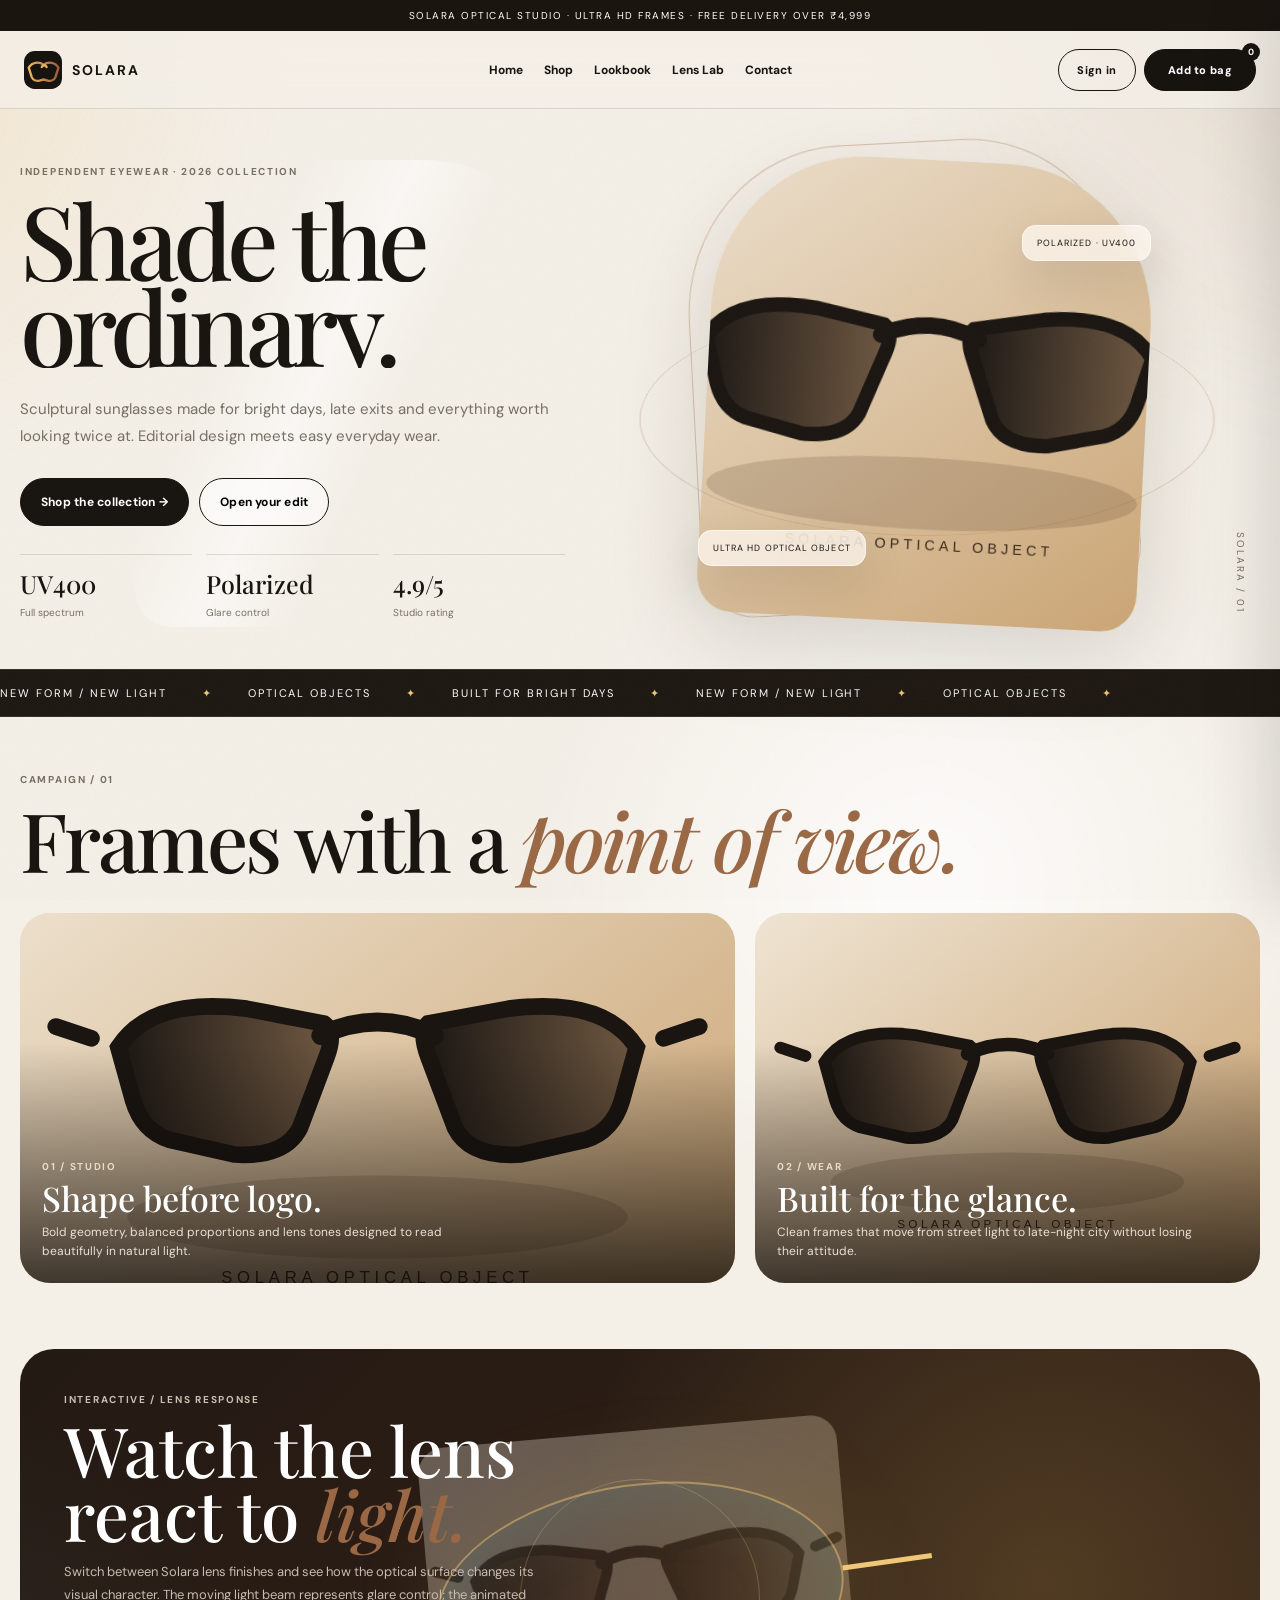
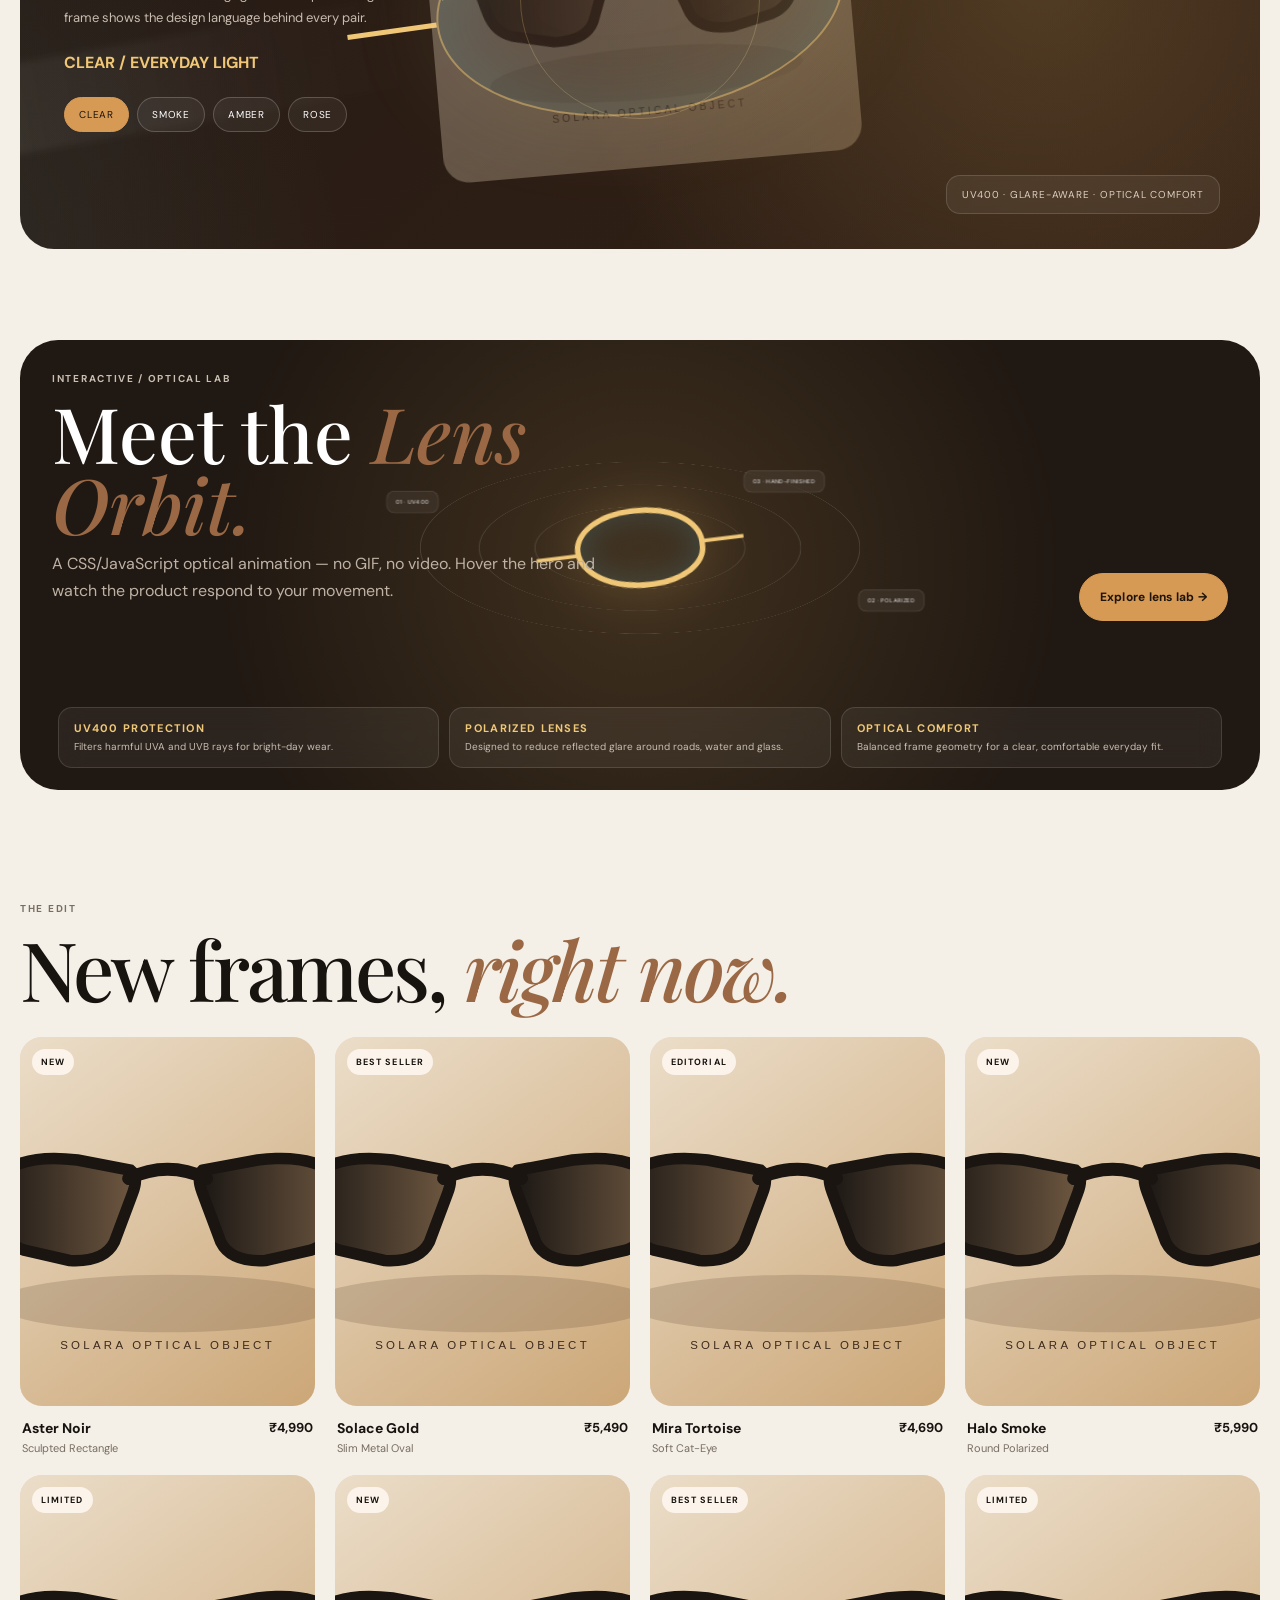
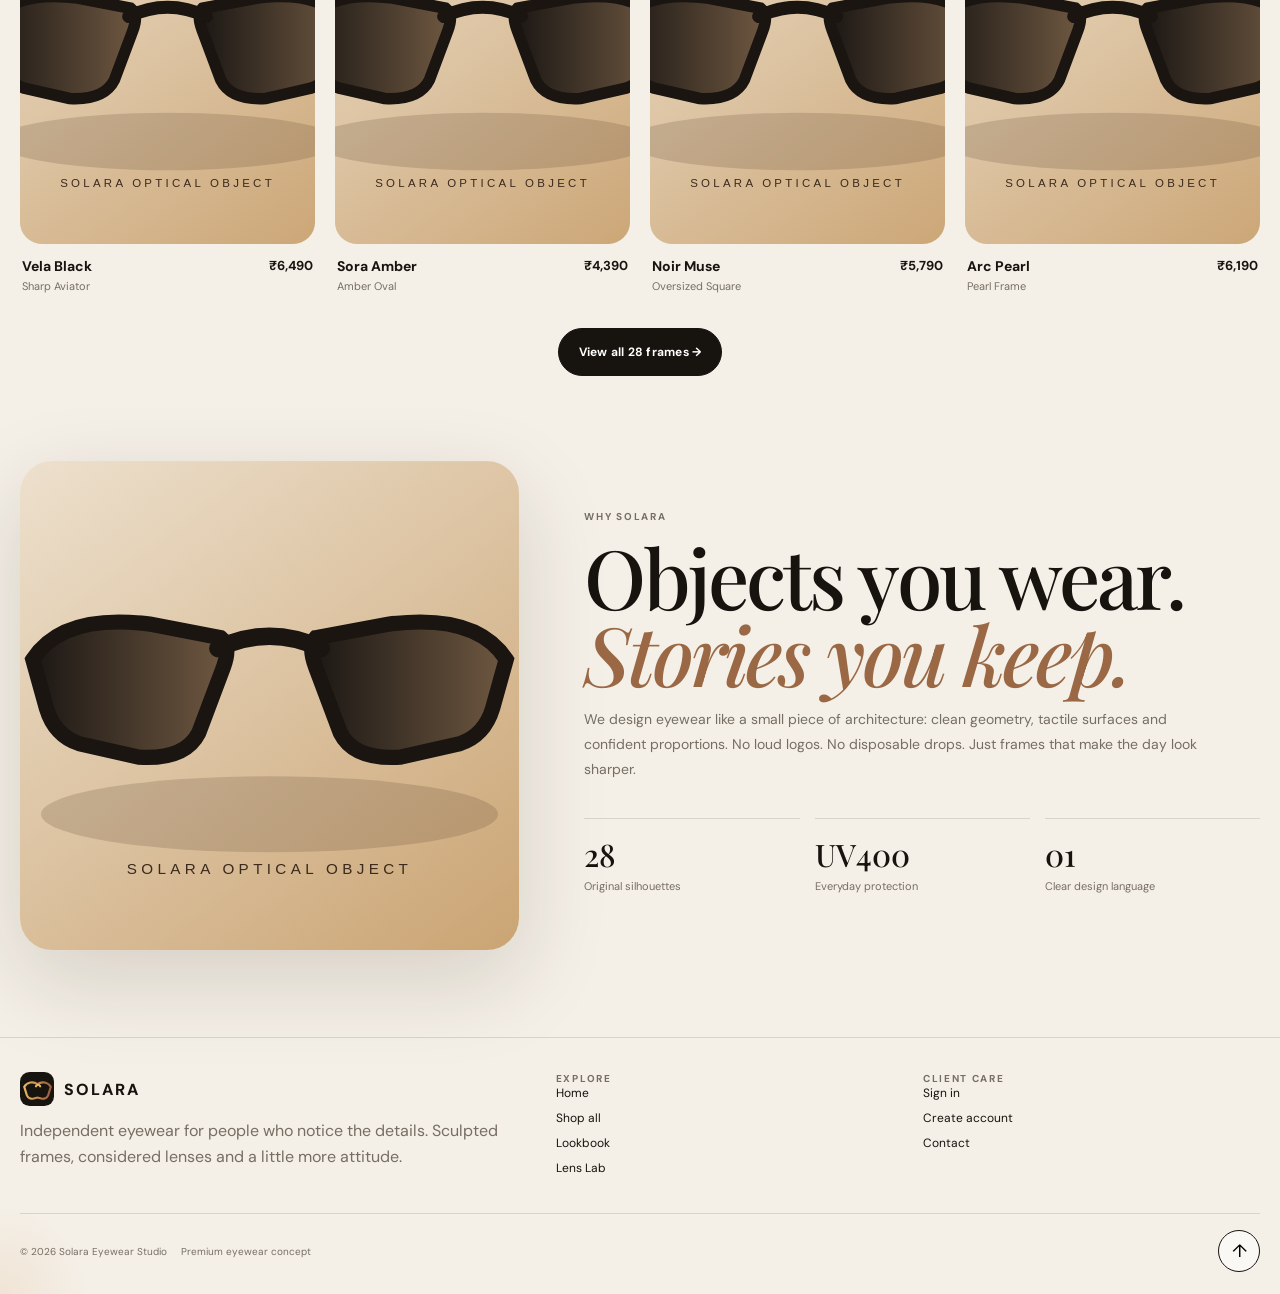
<file: index.html>
<!doctype html><html lang="en"><head><meta charset="UTF-8"><meta name="viewport" content="width=device-width,initial-scale=1.0"><title>Solara — Sunglasses, reframed</title><link rel="icon" href="assets/favicon.svg" type="image/svg+xml"><link rel="stylesheet" href="style.css"></head><body>
<div class="topbar">Solara optical studio · Ultra HD frames · Free delivery over ₹4,999</div><nav class="nav"><div class="container nav-inner"><a class="brand" href="index.html"><img src="assets/favicon.svg" alt="Solara"><span>SOLARA</span></a><div class="navlinks"><a href="index.html">Home</a><a href="shop.html">Shop</a><a href="lookbook.html">Lookbook</a><a href="lens-lab.html">Lens Lab</a><a href="contact.html">Contact</a></div><div class="nav-actions"><a class="nav-cta signin-btn" href="login.html">Sign in</a><button class="nav-cta bag-cta" data-open-cart aria-label="Open shopping bag">Add to bag <span class="cart-count" data-cart-count>0</span></button><button class="icon-btn hamb" aria-label="Open navigation">☰</button></div></div></nav>
<main>
<section class="container hero"><div class="hero-copy"><div class="eyebrow">Independent eyewear · 2026 collection</div><h1><span class="line"><span>Shade the</span></span><span class="line"><span>ordinary.</span></span></h1><p class="hero-sub">Sculptural sunglasses made for bright days, late exits and everything worth looking twice at. Editorial design meets easy everyday wear.</p><div class="hero-actions"><a class="btn dark" href="shop.html">Shop the collection →</a><button class="btn light" data-open-cart>Open your edit</button></div><div class="hero-meta"><div class="meta-item"><strong>UV400</strong><span>Full spectrum</span></div><div class="meta-item"><strong>Polarized</strong><span>Glare control</span></div><div class="meta-item"><strong>4.9/5</strong><span>Studio rating</span></div></div></div>
<div class="hero-art"><div class="hero-image-shell"><div class="hero-image-glow"></div><div class="hero-image-frame"></div><div class="hero-image-orbit"></div><img class="hero-image" src="https://images.pexels.com/photos/36824973/pexels-photo-36824973.jpeg?auto=compress&cs=tinysrgb&w=2200" alt="Ultra HD black aviator sunglasses on a clean surface" onerror="this.onerror=null;this.src='assets/sunglasses-fallback.svg'"><div class="hero-image-shine"></div><span class="float-tag tag-a">Polarized · UV400</span><span class="float-tag tag-b">Ultra HD optical object</span></div><div class="hero-index">SOLARA / 01</div></div></section>
<div class="marquee"><div class="marquee-track"><span>NEW FORM / NEW LIGHT</span><i>✦</i><span>OPTICAL OBJECTS</span><i>✦</i><span>BUILT FOR BRIGHT DAYS</span><i>✦</i><span>NEW FORM / NEW LIGHT</span><i>✦</i><span>OPTICAL OBJECTS</span><i>✦</i></div></div>
<section class="section"><div class="container"><div class="eyebrow reveal">Campaign / 01</div><h2 class="section-title reveal">Frames with a <em>point of view.</em></h2><div class="feature-grid" style="margin-top:35px"><article class="feature-card reveal"><img src="https://images.pexels.com/photos/13047943/pexels-photo-13047943.jpeg?auto=compress&cs=tinysrgb&w=2400" alt="Sunglasses collection on beige editorial background" onerror="this.onerror=null;this.src='assets/sunglasses-fallback.svg'"><div class="feature-overlay"><div class="eyebrow" style="color:#e8d9c9">01 / Studio</div><h3>Shape before logo.</h3><p>Bold geometry, balanced proportions and lens tones designed to read beautifully in natural light.</p></div></article><article class="feature-card reveal"><img src="https://images.pexels.com/photos/2876795/pexels-photo-2876795.jpeg?auto=compress&cs=tinysrgb&w=2400" alt="Fashion model wearing sunglasses" onerror="this.onerror=null;this.src='assets/sunglasses-fallback.svg'"><div class="feature-overlay"><div class="eyebrow" style="color:#e8d9c9">02 / Wear</div><h3>Built for the glance.</h3><p>Clean frames that move from street light to late-night city without losing their attitude.</p></div></article></div></div></section>
<section class="section" style="padding-top:10px"><div class="container"><div class="lens-response reveal" id="lensResponse" data-tone="clear"><div class="response-copy"><div class="eyebrow" style="color:#c9bfb3">Interactive / Lens response</div><h2>Watch the lens react to <em>light.</em></h2><p>Switch between Solara lens finishes and see how the optical surface changes its visual character. The moving light beam represents glare control; the animated frame shows the design language behind every pair.</p><span class="response-status" id="responseStatus">CLEAR / EVERYDAY LIGHT</span><div class="lens-controls"><button class="lens-control active" data-lens="clear">Clear</button><button class="lens-control" data-lens="smoke">Smoke</button><button class="lens-control" data-lens="amber">Amber</button><button class="lens-control" data-lens="rose">Rose</button></div></div><div class="response-stage"><div class="response-pulse"></div><div class="response-beam"></div><img class="response-product" src="https://images.pexels.com/photos/36824973/pexels-photo-36824973.jpeg?auto=compress&cs=tinysrgb&w=2400" alt="Ultra HD black aviator sunglasses" onerror="this.onerror=null;this.src='assets/sunglasses-fallback.svg'"><div class="response-glass"></div></div><div class="response-note">UV400 · glare-aware · optical comfort</div></div></div></section>
<section class="section" style="padding-top:35px"><div class="container"><div class="orbit-wrap reveal"><div class="orbit-head"><div><div class="eyebrow" style="color:#c9bfb3">Interactive / Optical Lab</div><h2>Meet the <em>Lens Orbit.</em></h2><p>A CSS/JavaScript optical animation — no GIF, no video. Hover the hero and watch the product respond to your movement.</p></div><a class="btn gold" href="lens-lab.html">Explore lens lab →</a></div><div class="orbit-stage"><div class="orbit-ring r1"></div><div class="orbit-ring r2"></div><div class="orbit-ring r3"></div><div class="lens-core"></div><div class="orbit-chip chip1">01 · UV400</div><div class="orbit-chip chip2">02 · Polarized</div><div class="orbit-chip chip3">03 · Hand-finished</div></div><div class="orbit-facts"><div class="orbit-fact"><strong>UV400 protection</strong><span>Filters harmful UVA and UVB rays for bright-day wear.</span></div><div class="orbit-fact"><strong>Polarized lenses</strong><span>Designed to reduce reflected glare around roads, water and glass.</span></div><div class="orbit-fact"><strong>Optical comfort</strong><span>Balanced frame geometry for a clear, comfortable everyday fit.</span></div></div></div></div></section>
<section class="section"><div class="container"><div class="eyebrow reveal">The edit</div><h2 class="section-title reveal">New frames, <em>right now.</em></h2><div id="homeProducts" class="product-grid" style="margin-top:30px"></div><div style="text-align:center;margin-top:35px"><a class="btn dark" href="shop.html">View all 28 frames →</a></div></div></section>
<section class="section" style="padding-top:25px"><div class="container"><div class="story reveal"><img class="story-image" data-parallax data-speed=".035" src="https://images.pexels.com/photos/36824973/pexels-photo-36824973.jpeg?auto=compress&cs=tinysrgb&w=2400" alt="Close-up of stylish sunglasses" onerror="this.onerror=null;this.src='assets/sunglasses-fallback.svg'"><div><div class="eyebrow">Why Solara</div><h2 class="section-title">Objects you wear.<br><em>Stories you keep.</em></h2><p class="section-copy">We design eyewear like a small piece of architecture: clean geometry, tactile surfaces and confident proportions. No loud logos. No disposable drops. Just frames that make the day look sharper.</p><div class="numbers"><div class="number-card"><strong>28</strong><span>Original silhouettes</span></div><div class="number-card"><strong>UV400</strong><span>Everyday protection</span></div><div class="number-card"><strong>01</strong><span>Clear design language</span></div></div></div></div></div></section>
</main>
<footer class="footer"><div class="container"><div class="footer-grid"><div><a class="footer-brand" href="index.html"><img src="assets/favicon.svg" alt="Solara"><span>SOLARA</span></a><p>Independent eyewear for people who notice the details. Sculpted frames, considered lenses and a little more attitude.</p></div><div><div class="eyebrow">Explore</div><div class="footer-links"><a href="index.html">Home</a><a href="shop.html">Shop all</a><a href="lookbook.html">Lookbook</a><a href="lens-lab.html">Lens Lab</a></div></div><div><div class="eyebrow">Client care</div><div class="footer-links"><a href="login.html">Sign in</a><a href="signup.html">Create account</a><a href="contact.html">Contact</a></div></div></div><div class="footer-bottom"><div class="copyright"><span>© 2026 Solara Eyewear Studio</span><span>Premium eyewear concept</span></div><button class="to-top" data-top aria-label="Back to top">↑</button></div></div></footer>
<div class="cart-drawer"><div class="cart-scrim" data-close-cart></div><aside class="cart-panel"><div class="cart-head"><h2>Your edit</h2><button class="icon-btn" data-close-cart>×</button></div><div id="cartItems" class="cart-items"></div><div class="cart-foot"><div class="cart-total"><span>Total</span><span id="cartTotal">₹0</span></div><button class="btn dark" style="width:100%" onclick="alert('Demo checkout — connect your payment gateway here.')">Continue to checkout →</button></div></aside></div><script src="script.js"></script></body></html>
</file>
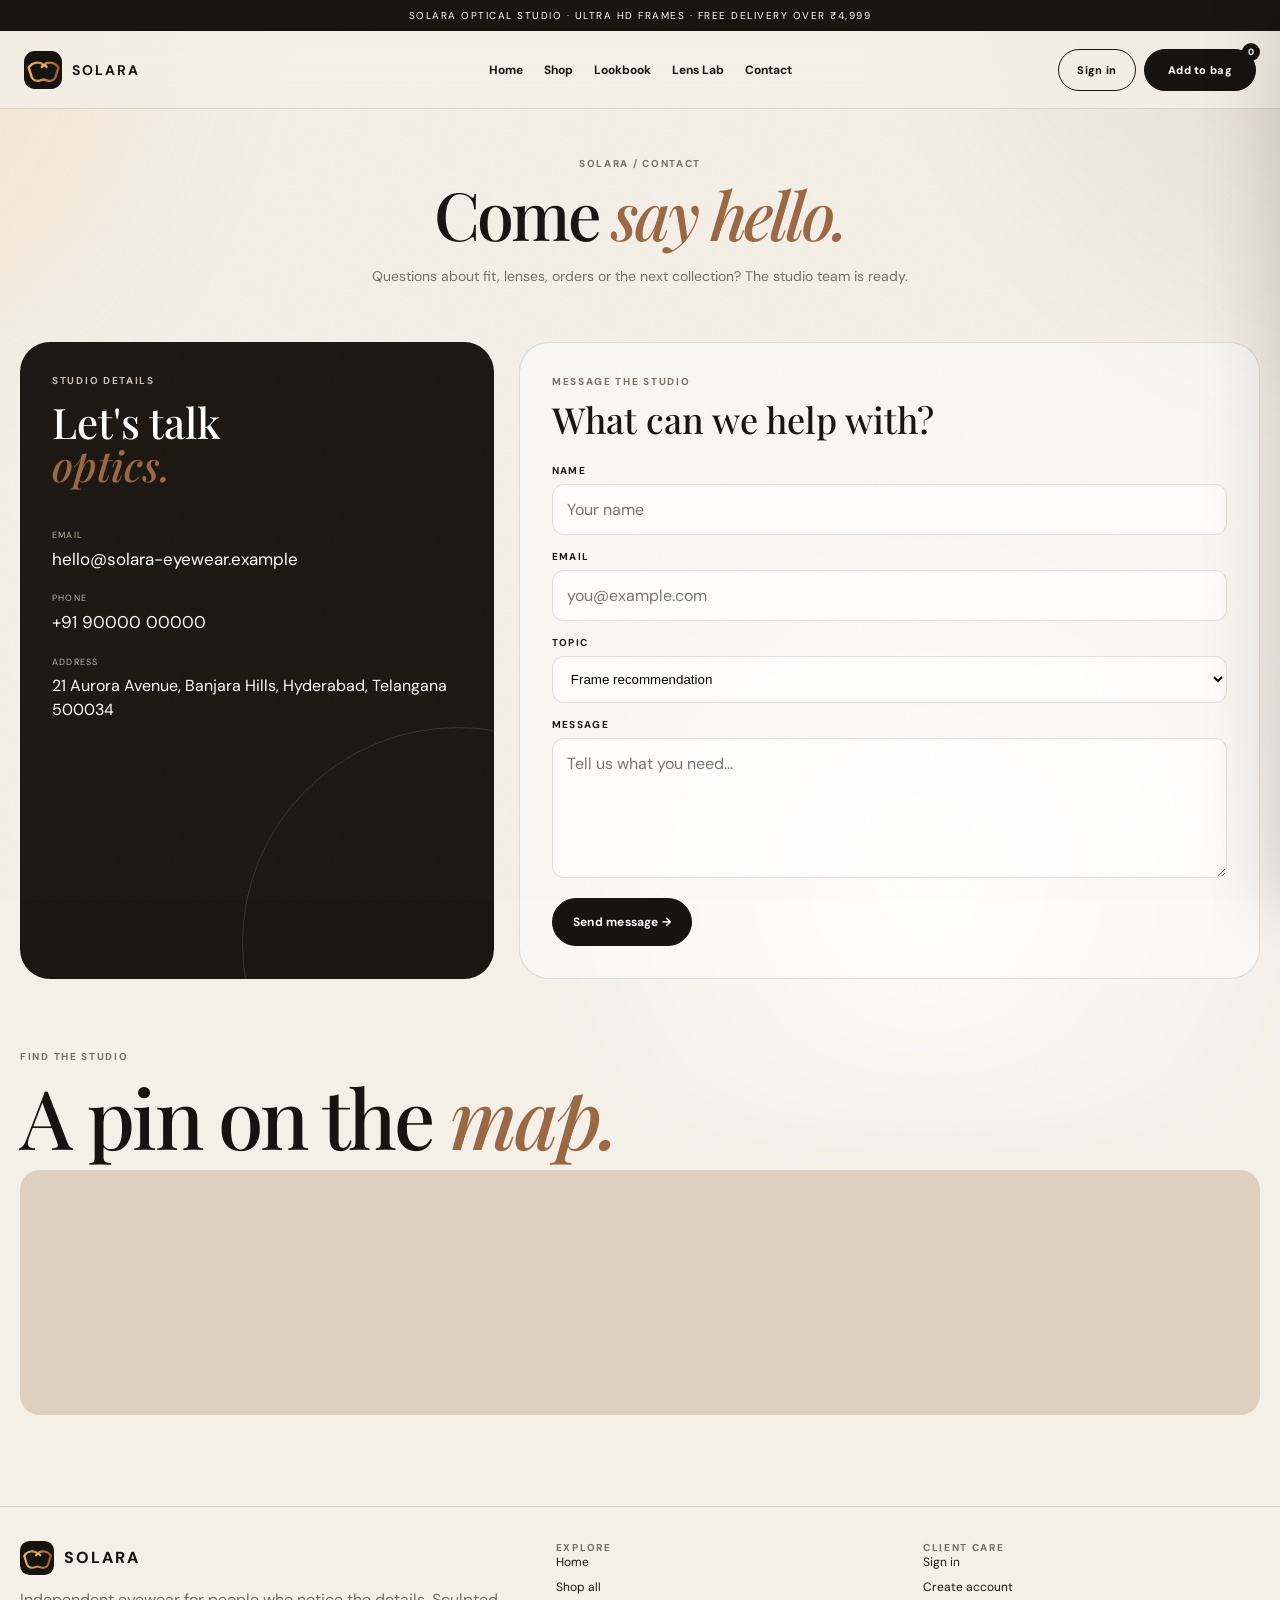
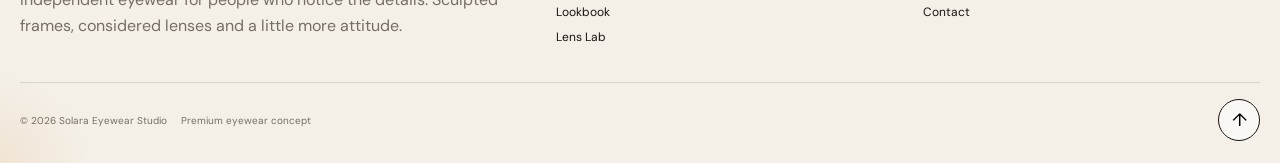
<file: contact.html>
<!doctype html><html lang="en"><head><meta charset="UTF-8"><meta name="viewport" content="width=device-width,initial-scale=1.0"><title>Contact — Solara</title><link rel="icon" href="assets/favicon.svg" type="image/svg+xml"><link rel="stylesheet" href="style.css"></head><body>
<div class="topbar">Solara optical studio · Ultra HD frames · Free delivery over ₹4,999</div><nav class="nav"><div class="container nav-inner"><a class="brand" href="index.html"><img src="assets/favicon.svg" alt="Solara"><span>SOLARA</span></a><div class="navlinks"><a href="index.html">Home</a><a href="shop.html">Shop</a><a href="lookbook.html">Lookbook</a><a href="lens-lab.html">Lens Lab</a><a href="contact.html">Contact</a></div><div class="nav-actions"><a class="nav-cta signin-btn" href="login.html">Sign in</a><button class="nav-cta bag-cta" data-open-cart aria-label="Open shopping bag">Add to bag <span class="cart-count" data-cart-count>0</span></button><button class="icon-btn hamb" aria-label="Open navigation">☰</button></div></div></nav>
<main><section class="page-hero"><div class="container"><div class="eyebrow reveal">Solara / Contact</div><h1 class="reveal">Come <em>say hello.</em></h1><p class="section-copy reveal">Questions about fit, lenses, orders or the next collection? The studio team is ready.</p></div></section><section class="section" style="padding-top:25px"><div class="container"><div class="contact-grid"><aside class="contact-panel reveal"><div class="eyebrow" style="color:#c9bfb3">Studio details</div><h2 style="font:500 48px/1 'Playfair Display',serif;margin:14px 0">Let's talk<br><em>optics.</em></h2><div class="contact-list"><div><small>Email</small><a href="mailto:hello@solara-eyewear.example">hello@solara-eyewear.example</a></div><div><small>Phone</small><a href="tel:+919000000000">+91 90000 00000</a></div><div><small>Address</small><span>21 Aurora Avenue, Banjara Hills, Hyderabad, Telangana 500034</span></div></div></aside><div class="form-card reveal"><div class="eyebrow">Message the studio</div><h2 style="font:500 40px 'Playfair Display',serif;margin:12px 0 25px">What can we help with?</h2><form onsubmit="event.preventDefault();alert('Thanks — your demo message has been received.');this.reset()"><div class="field"><label>Name</label><input required placeholder="Your name"></div><div class="field"><label>Email</label><input required type="email" placeholder="you@example.com"></div><div class="field"><label>Topic</label><select><option>Frame recommendation</option><option>Order support</option><option>Lens question</option><option>Other</option></select></div><div class="field"><label>Message</label><textarea required placeholder="Tell us what you need..."></textarea></div><button class="btn dark" type="submit">Send message →</button></form></div></div></div></section><section class="section" style="padding-top:15px"><div class="container"><div class="eyebrow reveal">Find the studio</div><h2 class="section-title reveal">A pin on the <em>map.</em></h2><div class="map reveal"><iframe loading="lazy" src="https://www.openstreetmap.org/export/embed.html?bbox=78.427%2C17.406%2C78.456%2C17.432&layer=mapnik&marker=17.419%2C78.441"></iframe></div></div></section></main>
<footer class="footer"><div class="container"><div class="footer-grid"><div><a class="footer-brand" href="index.html"><img src="assets/favicon.svg" alt="Solara"><span>SOLARA</span></a><p>Independent eyewear for people who notice the details. Sculpted frames, considered lenses and a little more attitude.</p></div><div><div class="eyebrow">Explore</div><div class="footer-links"><a href="index.html">Home</a><a href="shop.html">Shop all</a><a href="lookbook.html">Lookbook</a><a href="lens-lab.html">Lens Lab</a></div></div><div><div class="eyebrow">Client care</div><div class="footer-links"><a href="login.html">Sign in</a><a href="signup.html">Create account</a><a href="contact.html">Contact</a></div></div></div><div class="footer-bottom"><div class="copyright"><span>© 2026 Solara Eyewear Studio</span><span>Premium eyewear concept</span></div><button class="to-top" data-top aria-label="Back to top">↑</button></div></div></footer><div class="cart-drawer"><div class="cart-scrim" data-close-cart></div><aside class="cart-panel"><div class="cart-head"><h2>Your edit</h2><button class="icon-btn" data-close-cart>×</button></div><div id="cartItems" class="cart-items"></div><div class="cart-foot"><div class="cart-total"><span>Total</span><span id="cartTotal">₹0</span></div><button class="btn dark" style="width:100%" onclick="alert('Demo checkout — connect your payment gateway here.')">Continue to checkout →</button></div></aside></div><script src="script.js"></script></body></html>
</file>
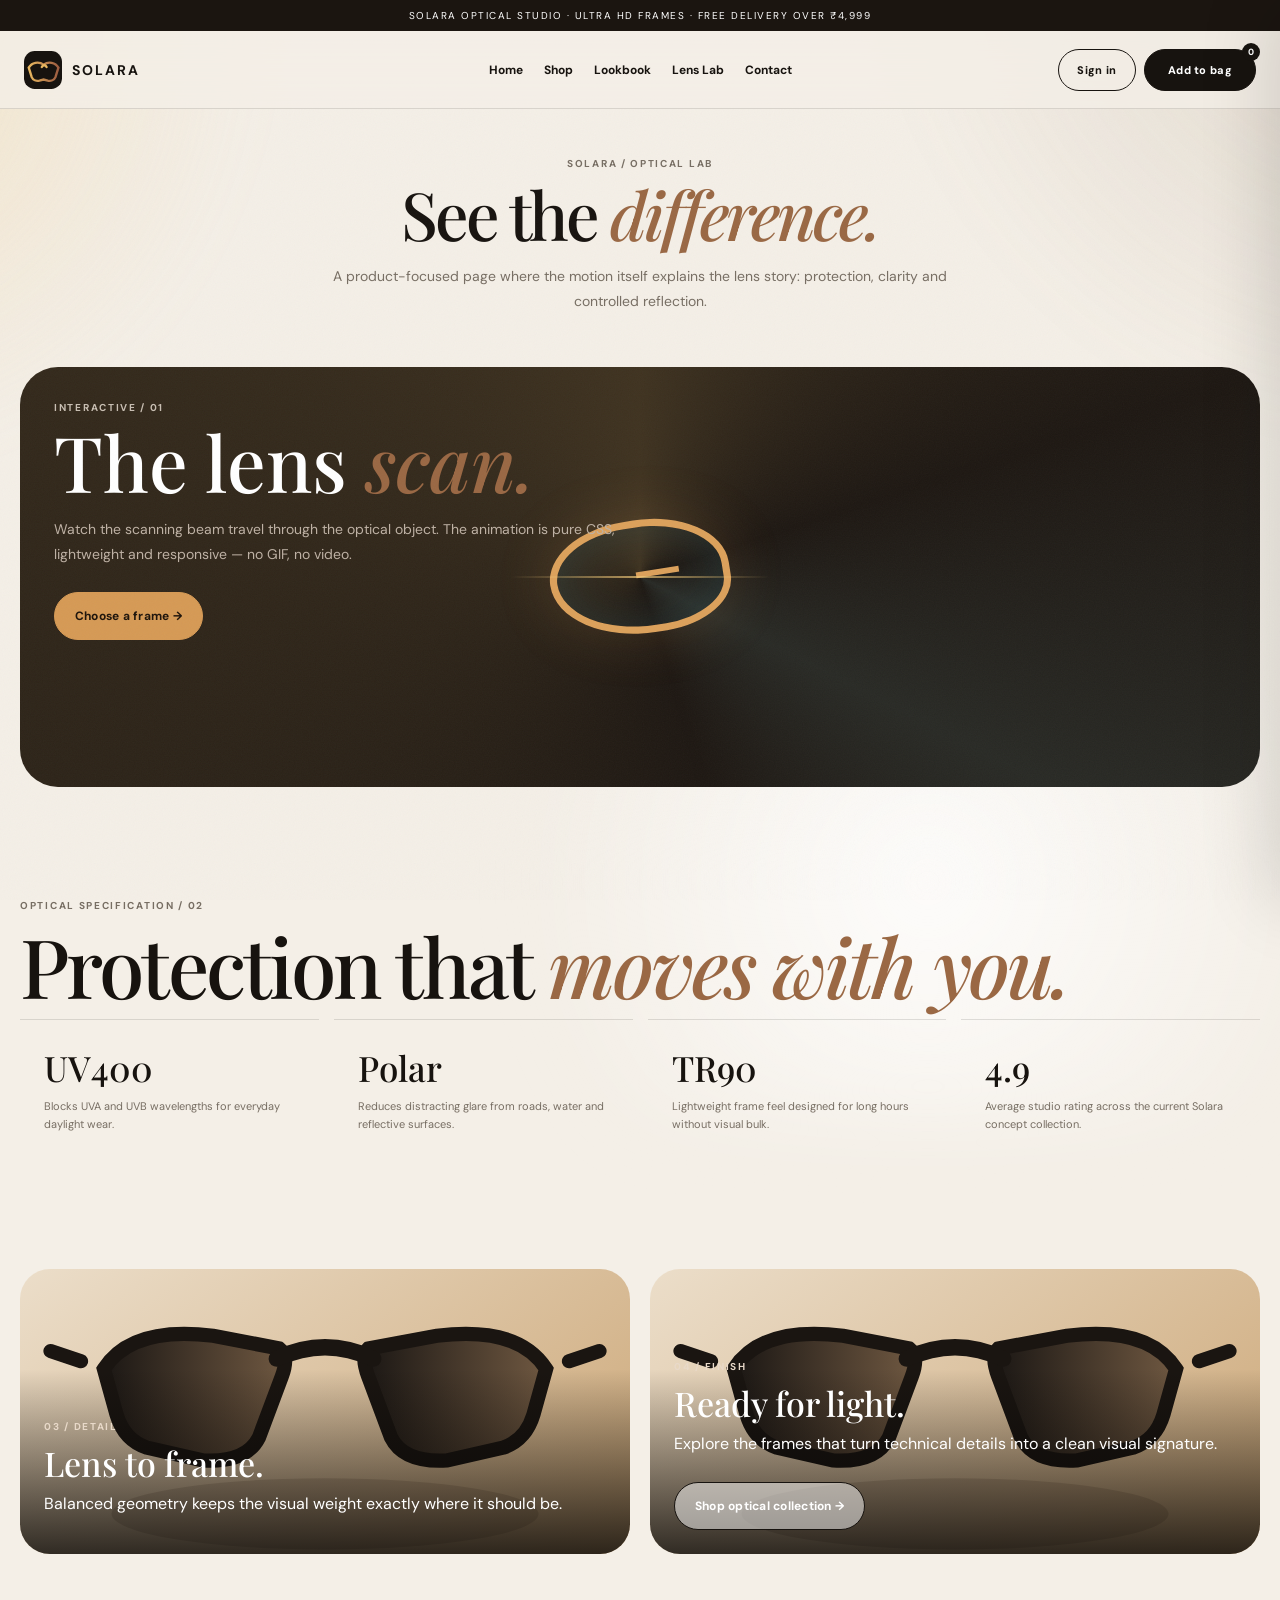
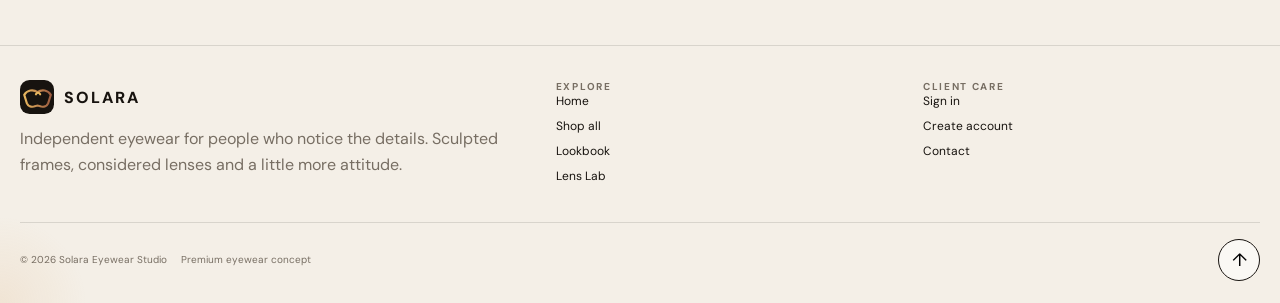
<file: lens-lab.html>
<!doctype html><html lang="en"><head><meta charset="UTF-8"><meta name="viewport" content="width=device-width,initial-scale=1.0"><title>Lens Lab — Solara</title><link rel="icon" href="assets/favicon.svg" type="image/svg+xml"><link rel="stylesheet" href="style.css"></head><body>
<div class="topbar">Solara optical studio · Ultra HD frames · Free delivery over ₹4,999</div><nav class="nav"><div class="container nav-inner"><a class="brand" href="index.html"><img src="assets/favicon.svg" alt="Solara"><span>SOLARA</span></a><div class="navlinks"><a href="index.html">Home</a><a href="shop.html">Shop</a><a href="lookbook.html">Lookbook</a><a href="lens-lab.html">Lens Lab</a><a href="contact.html">Contact</a></div><div class="nav-actions"><a class="nav-cta signin-btn" href="login.html">Sign in</a><button class="nav-cta bag-cta" data-open-cart aria-label="Open shopping bag">Add to bag <span class="cart-count" data-cart-count>0</span></button><button class="icon-btn hamb" aria-label="Open navigation">☰</button></div></div></nav>
<main>
<section class="page-hero"><div class="container"><div class="eyebrow reveal">Solara / Optical Lab</div><h1 class="reveal">See the <em>difference.</em></h1><p class="section-copy reveal">A product-focused page where the motion itself explains the lens story: protection, clarity and controlled reflection.</p></div></section>
<section class="section" style="padding-top:25px"><div class="container"><div class="lab-panel reveal"><div class="lab-content"><div class="eyebrow" style="color:#c9bfb3">Interactive / 01</div><h2>The lens <em>scan.</em></h2><p style="color:#bfb2a5;line-height:1.8;font-size:14px">Watch the scanning beam travel through the optical object. The animation is pure CSS, lightweight and responsive — no GIF, no video.</p><div style="margin-top:25px"><a class="btn gold" href="shop.html">Choose a frame →</a></div></div><div class="lab-stage"><div class="lab-lens"></div><div class="scan"></div></div></div></div></section>
<section class="section"><div class="container"><div class="eyebrow reveal">Optical specification / 02</div><h2 class="section-title reveal">Protection that <em>moves with you.</em></h2><div class="spec-grid"><div class="spec reveal"><strong>UV400</strong><span>Blocks UVA and UVB wavelengths for everyday daylight wear.</span></div><div class="spec reveal"><strong>Polar</strong><span>Reduces distracting glare from roads, water and reflective surfaces.</span></div><div class="spec reveal"><strong>TR90</strong><span>Lightweight frame feel designed for long hours without visual bulk.</span></div><div class="spec reveal"><strong>4.9</strong><span>Average studio rating across the current Solara concept collection.</span></div></div></div></section>
<section class="section"><div class="container"><div class="care-grid"><article class="care-card reveal"><img src="https://images.pexels.com/photos/13047943/pexels-photo-13047943.jpeg?auto=compress&cs=tinysrgb&w=2400" alt="Close-up sunglasses detail" onerror="this.onerror=null;this.src='assets/sunglasses-fallback.svg'"><div class="overlay"><div class="eyebrow" style="color:#e8d9c9">03 / Detail</div><h2>Lens to frame.</h2><p>Balanced geometry keeps the visual weight exactly where it should be.</p></div></article><article class="care-card reveal"><img src="https://images.pexels.com/photos/36824973/pexels-photo-36824973.jpeg?auto=compress&cs=tinysrgb&w=2400" alt="Black aviator sunglasses" onerror="this.onerror=null;this.src='assets/sunglasses-fallback.svg'"><div class="overlay"><div class="eyebrow" style="color:#e8d9c9">04 / Finish</div><h2>Ready for light.</h2><p>Explore the frames that turn technical details into a clean visual signature.</p><a class="btn light" href="shop.html" style="margin-top:12px">Shop optical collection →</a></div></article></div></div></section>
</main><footer class="footer"><div class="container"><div class="footer-grid"><div><a class="footer-brand" href="index.html"><img src="assets/favicon.svg" alt="Solara"><span>SOLARA</span></a><p>Independent eyewear for people who notice the details. Sculpted frames, considered lenses and a little more attitude.</p></div><div><div class="eyebrow">Explore</div><div class="footer-links"><a href="index.html">Home</a><a href="shop.html">Shop all</a><a href="lookbook.html">Lookbook</a><a href="lens-lab.html">Lens Lab</a></div></div><div><div class="eyebrow">Client care</div><div class="footer-links"><a href="login.html">Sign in</a><a href="signup.html">Create account</a><a href="contact.html">Contact</a></div></div></div><div class="footer-bottom"><div class="copyright"><span>© 2026 Solara Eyewear Studio</span><span>Premium eyewear concept</span></div><button class="to-top" data-top aria-label="Back to top">↑</button></div></div></footer>
<div class="cart-drawer"><div class="cart-scrim" data-close-cart></div><aside class="cart-panel"><div class="cart-head"><h2>Your edit</h2><button class="icon-btn" data-close-cart>×</button></div><div id="cartItems" class="cart-items"></div><div class="cart-foot"><div class="cart-total"><span>Total</span><span id="cartTotal">₹0</span></div><button class="btn dark" style="width:100%" onclick="alert('Demo checkout — connect your payment gateway here.')">Continue to checkout →</button></div></aside></div><script src="script.js"></script></body></html>
</file>
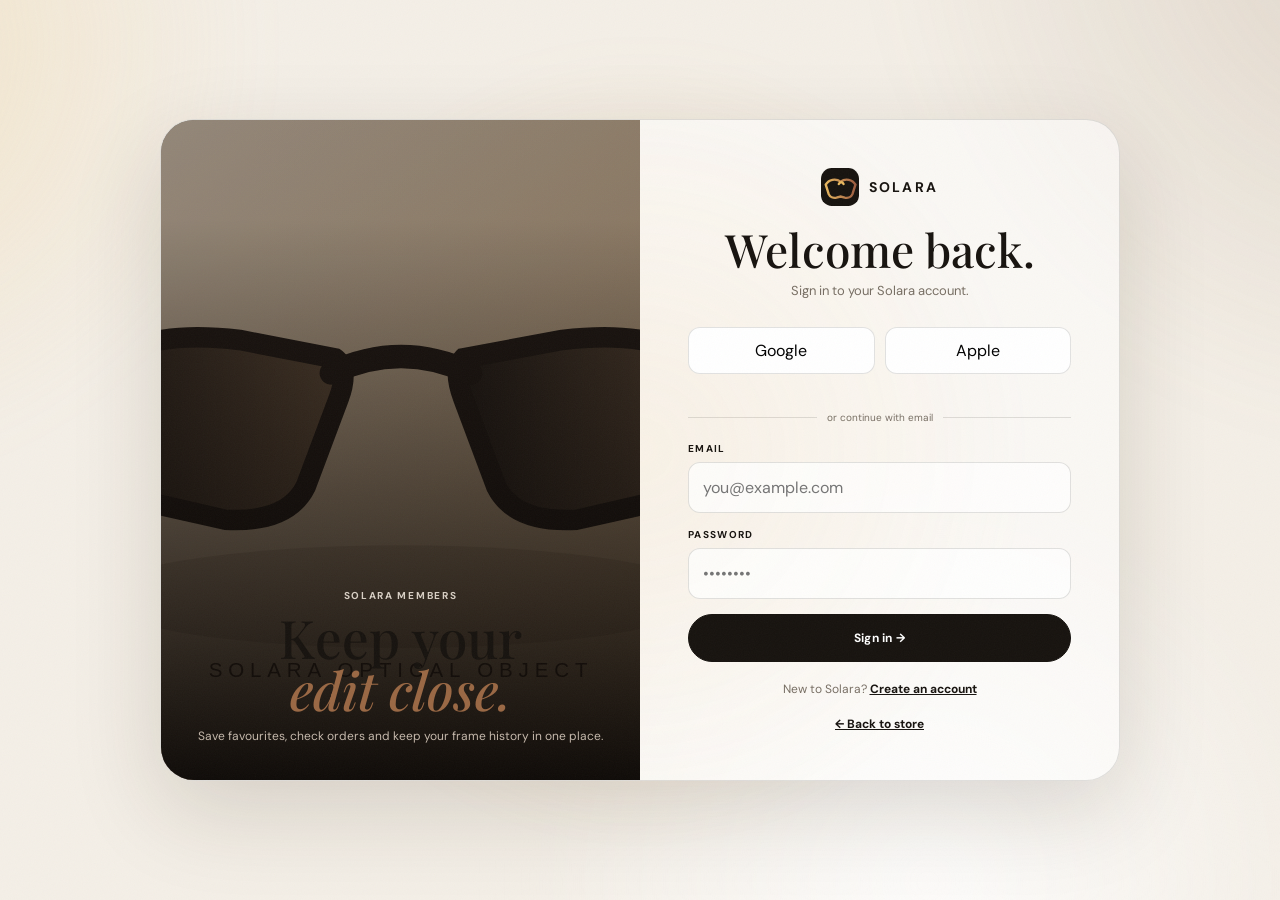
<file: login.html>
<!doctype html><html lang="en"><head><meta charset="UTF-8"><meta name="viewport" content="width=device-width,initial-scale=1.0"><title>Sign in — Solara</title><link rel="icon" href="assets/favicon.svg" type="image/svg+xml"><link rel="stylesheet" href="style.css"></head><body>
<main class="auth-page"><section class="auth-card"><div class="auth-visual"><img src="https://images.pexels.com/photos/13047943/pexels-photo-13047943.jpeg?auto=compress&cs=tinysrgb&w=2400" alt="Luxury sunglasses detail" onerror="this.onerror=null;this.src='assets/sunglasses-fallback.svg'"><div class="auth-copy"><div class="eyebrow" style="color:#d8cfc4">Solara members</div><h2>Keep your<br><em>edit close.</em></h2><p>Save favourites, check orders and keep your frame history in one place.</p></div></div><div class="auth-form"><a class="brand" href="index.html" style="justify-content:center;margin-bottom:20px"><img src="assets/favicon.svg" alt="Solara"><span>SOLARA</span></a><h1>Welcome back.</h1><p class="muted">Sign in to your Solara account.</p><div class="socials"><button type="button" onclick="alert('Demo Google sign in')">Google</button><button type="button" onclick="alert('Demo Apple sign in')">Apple</button></div><div class="divider">or continue with email</div><form onsubmit="event.preventDefault();alert('Demo sign-in successful.');location.href='index.html'"><div class="field"><label>Email</label><input required type="email" placeholder="you@example.com"></div><div class="field"><label>Password</label><input required type="password" placeholder="••••••••"></div><button class="btn dark" style="width:100%">Sign in →</button></form><p class="switch">New to Solara? <a href="signup.html">Create an account</a></p><p class="switch"><a href="index.html">← Back to store</a></p></div></section></main></body></html>
</file>
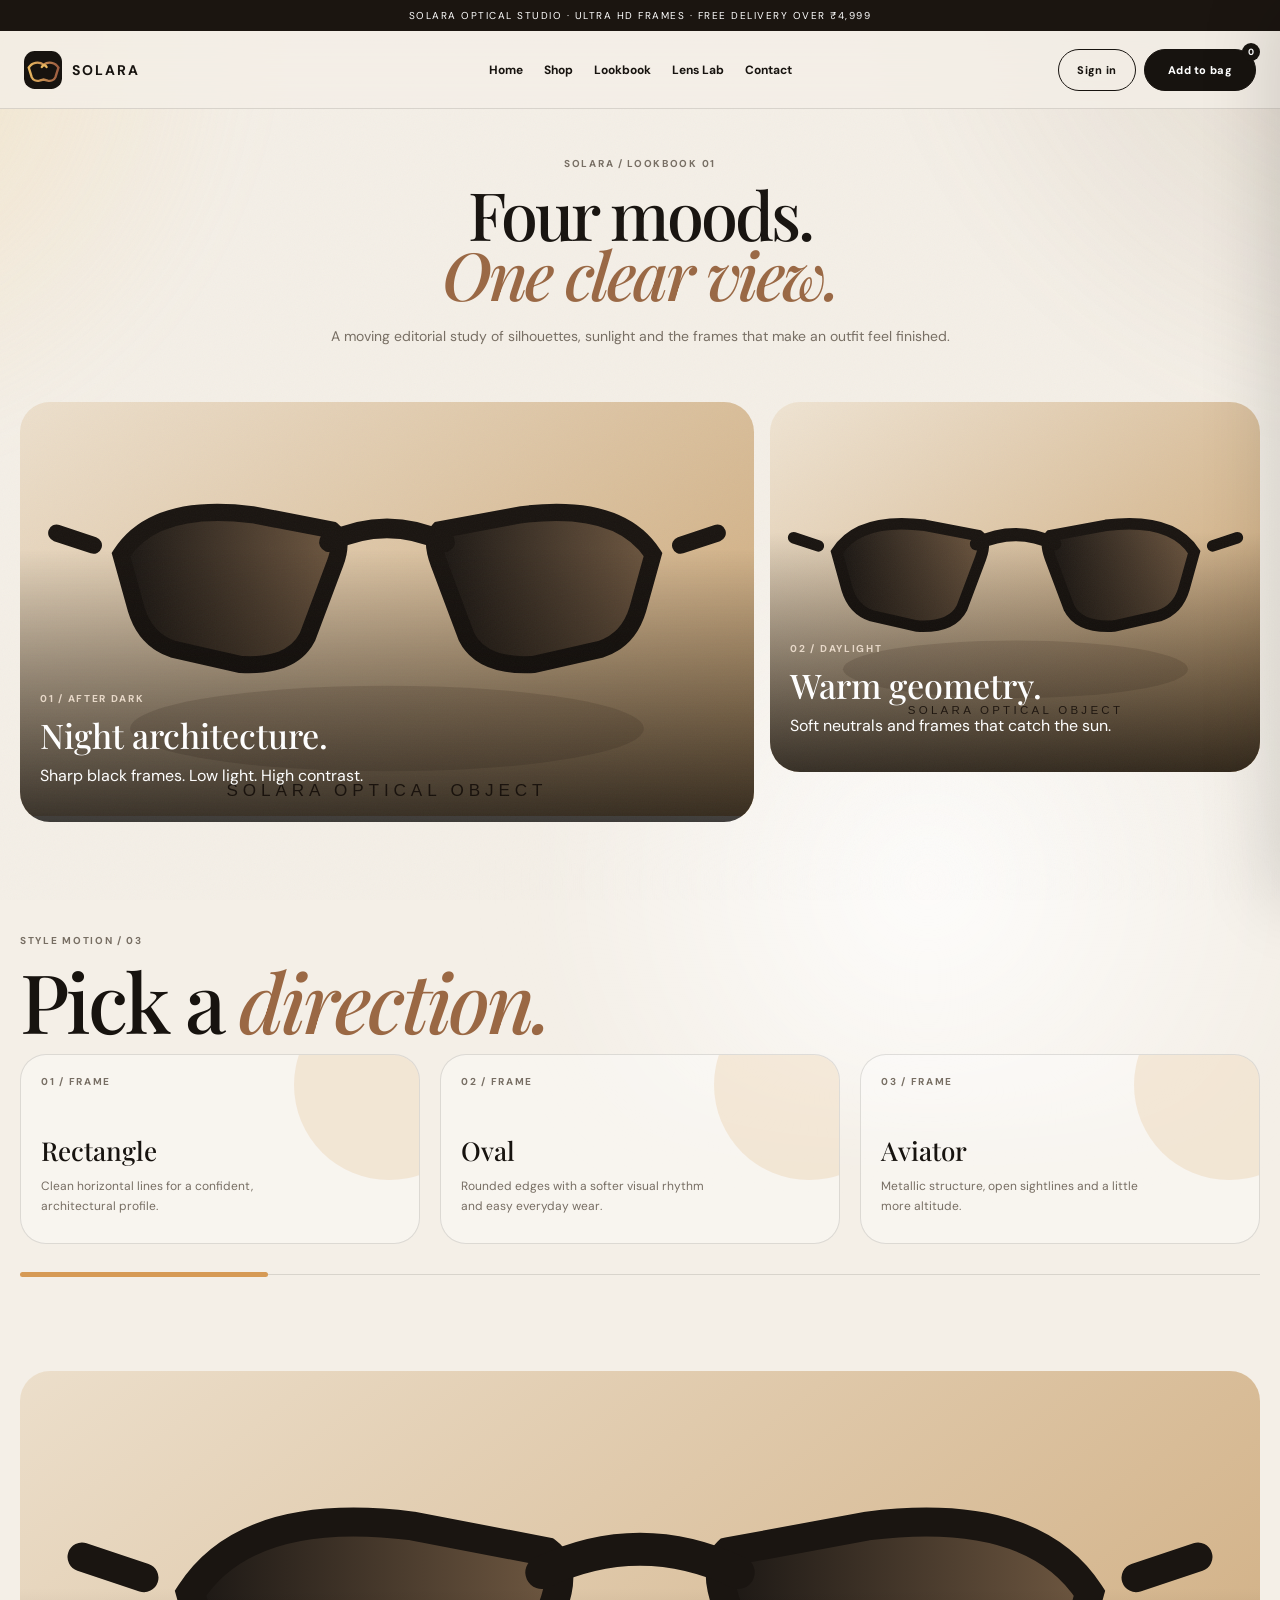
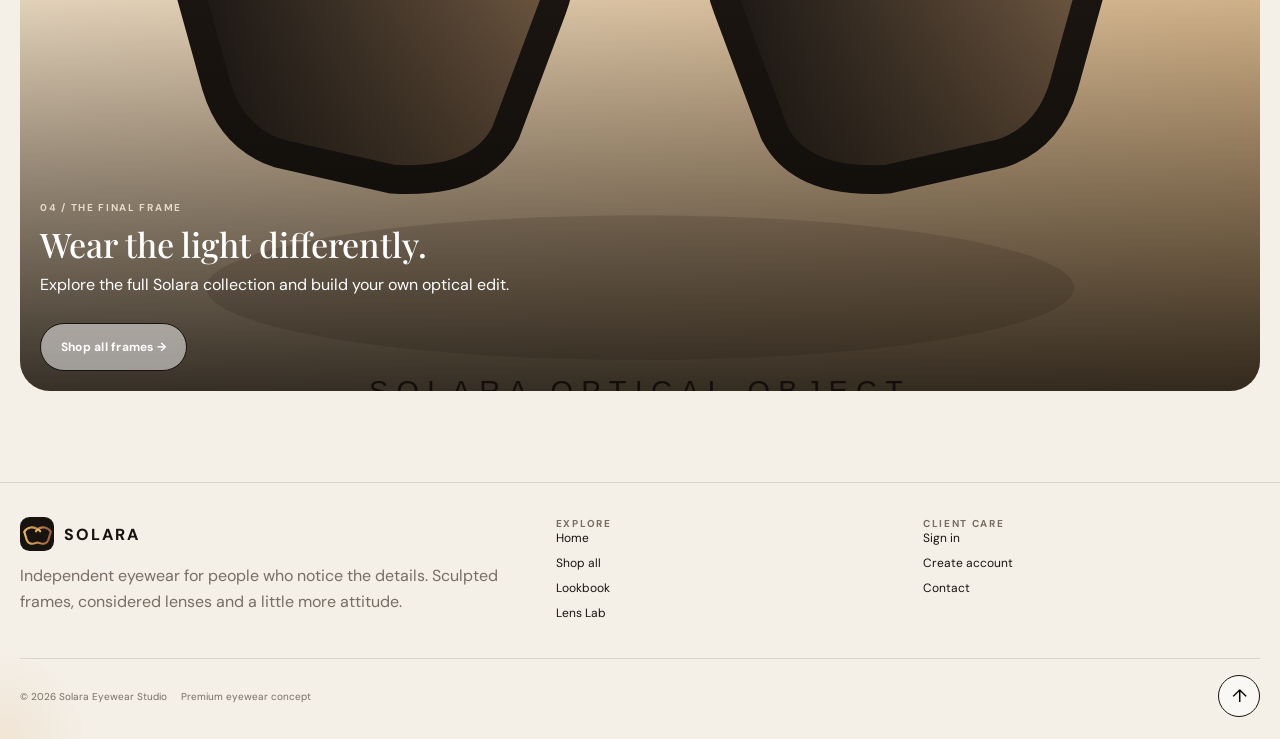
<file: lookbook.html>
<!doctype html><html lang="en"><head><meta charset="UTF-8"><meta name="viewport" content="width=device-width,initial-scale=1.0"><title>Lookbook — Solara</title><link rel="icon" href="assets/favicon.svg" type="image/svg+xml"><link rel="stylesheet" href="style.css"></head><body>
<div class="topbar">Solara optical studio · Ultra HD frames · Free delivery over ₹4,999</div><nav class="nav"><div class="container nav-inner"><a class="brand" href="index.html"><img src="assets/favicon.svg" alt="Solara"><span>SOLARA</span></a><div class="navlinks"><a href="index.html">Home</a><a href="shop.html">Shop</a><a href="lookbook.html">Lookbook</a><a href="lens-lab.html">Lens Lab</a><a href="contact.html">Contact</a></div><div class="nav-actions"><a class="nav-cta signin-btn" href="login.html">Sign in</a><button class="nav-cta bag-cta" data-open-cart aria-label="Open shopping bag">Add to bag <span class="cart-count" data-cart-count>0</span></button><button class="icon-btn hamb" aria-label="Open navigation">☰</button></div></div></nav>
<main>
<section class="page-hero"><div class="container"><div class="eyebrow reveal">Solara / Lookbook 01</div><h1 class="reveal">Four moods.<br><em>One clear view.</em></h1><p class="section-copy reveal">A moving editorial study of silhouettes, sunlight and the frames that make an outfit feel finished.</p></div></section>
<section class="section" style="padding-top:25px"><div class="container"><div class="lookbook-grid"><article class="look-card tall reveal"><img data-parallax data-speed=".035" src="https://images.pexels.com/photos/2876795/pexels-photo-2876795.jpeg?auto=compress&cs=tinysrgb&w=2400" alt="Fashion editorial sunglasses portrait" onerror="this.onerror=null;this.src='assets/sunglasses-fallback.svg'"><div class="overlay"><div class="eyebrow" style="color:#e8d9c9">01 / After dark</div><h2>Night architecture.</h2><p>Sharp black frames. Low light. High contrast.</p></div></article><article class="look-card reveal"><img src="https://images.pexels.com/photos/13047943/pexels-photo-13047943.jpeg?auto=compress&cs=tinysrgb&w=2400" alt="Sunglasses collection on neutral backdrop" onerror="this.onerror=null;this.src='assets/sunglasses-fallback.svg'"><div class="overlay"><div class="eyebrow" style="color:#e8d9c9">02 / Daylight</div><h2>Warm geometry.</h2><p>Soft neutrals and frames that catch the sun.</p></div></article></div></div></section>
<section class="section"><div class="container"><div class="eyebrow reveal">Style motion / 03</div><h2 class="section-title reveal">Pick a <em>direction.</em></h2><div class="style-rail"><article class="style-tile reveal"><div class="eyebrow">01 / Frame</div><h3>Rectangle</h3><p>Clean horizontal lines for a confident, architectural profile.</p></article><article class="style-tile reveal"><div class="eyebrow">02 / Frame</div><h3>Oval</h3><p>Rounded edges with a softer visual rhythm and easy everyday wear.</p></article><article class="style-tile reveal"><div class="eyebrow">03 / Frame</div><h3>Aviator</h3><p>Metallic structure, open sightlines and a little more altitude.</p></article></div><div class="rail-line"></div></div></section>
<section class="section" style="padding-top:40px"><div class="container"><article class="look-card reveal" style="min-height:620px"><img src="https://images.pexels.com/photos/8737662/pexels-photo-8737662.jpeg?auto=compress&cs=tinysrgb&w=2400" alt="Fashion portrait with sunglasses" onerror="this.onerror=null;this.src='assets/sunglasses-fallback.svg'"><div class="overlay"><div class="eyebrow" style="color:#e8d9c9">04 / The final frame</div><h2>Wear the light differently.</h2><p>Explore the full Solara collection and build your own optical edit.</p><a class="btn light" href="shop.html" style="margin-top:12px">Shop all frames →</a></div></article></div></section>
</main><footer class="footer"><div class="container"><div class="footer-grid"><div><a class="footer-brand" href="index.html"><img src="assets/favicon.svg" alt="Solara"><span>SOLARA</span></a><p>Independent eyewear for people who notice the details. Sculpted frames, considered lenses and a little more attitude.</p></div><div><div class="eyebrow">Explore</div><div class="footer-links"><a href="index.html">Home</a><a href="shop.html">Shop all</a><a href="lookbook.html">Lookbook</a><a href="lens-lab.html">Lens Lab</a></div></div><div><div class="eyebrow">Client care</div><div class="footer-links"><a href="login.html">Sign in</a><a href="signup.html">Create account</a><a href="contact.html">Contact</a></div></div></div><div class="footer-bottom"><div class="copyright"><span>© 2026 Solara Eyewear Studio</span><span>Premium eyewear concept</span></div><button class="to-top" data-top aria-label="Back to top">↑</button></div></div></footer>
<div class="cart-drawer"><div class="cart-scrim" data-close-cart></div><aside class="cart-panel"><div class="cart-head"><h2>Your edit</h2><button class="icon-btn" data-close-cart>×</button></div><div id="cartItems" class="cart-items"></div><div class="cart-foot"><div class="cart-total"><span>Total</span><span id="cartTotal">₹0</span></div><button class="btn dark" style="width:100%" onclick="alert('Demo checkout — connect your payment gateway here.')">Continue to checkout →</button></div></aside></div><script src="script.js"></script></body></html>
</file>
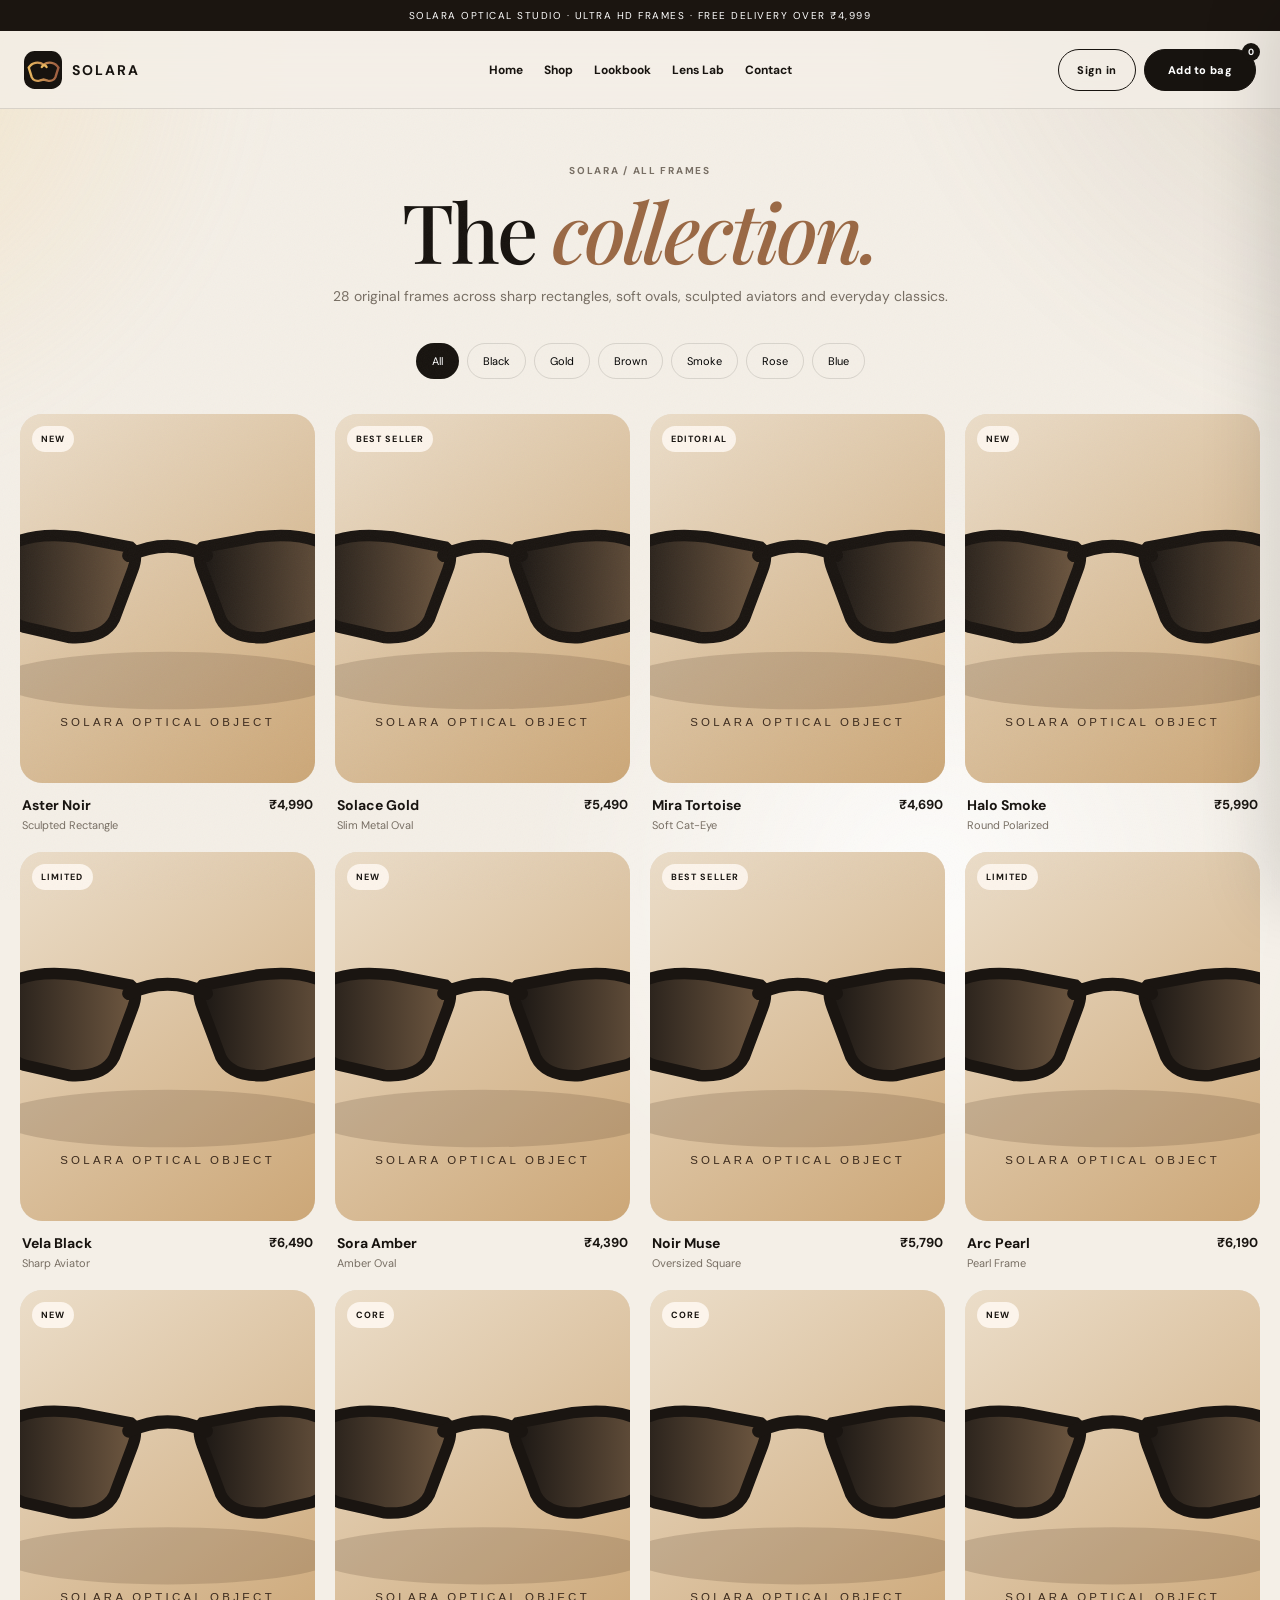
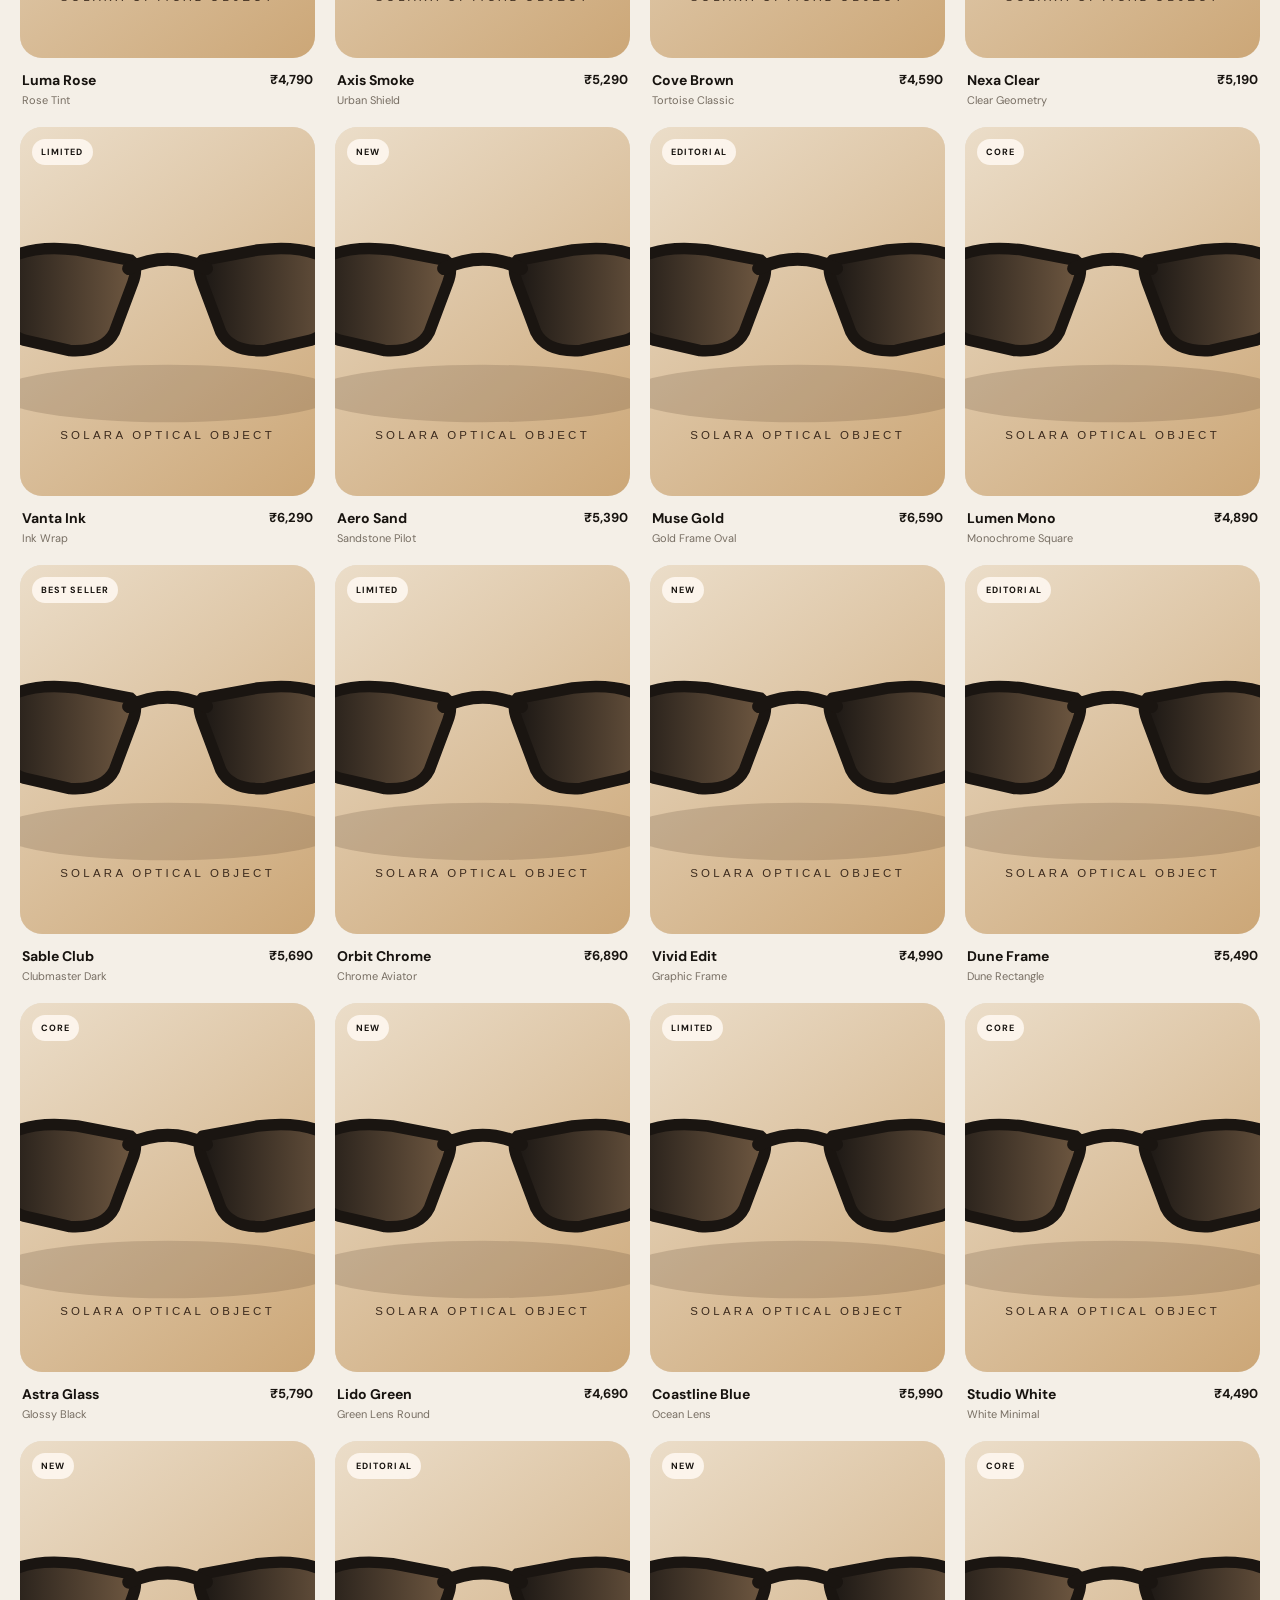
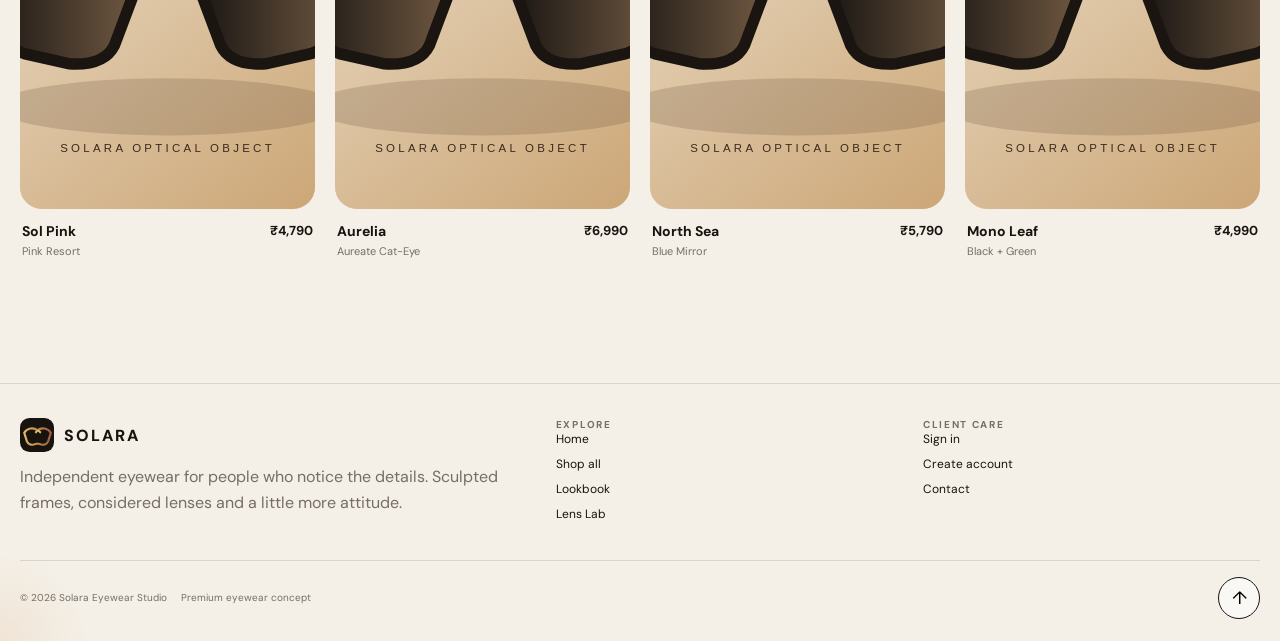
<file: shop.html>
<!doctype html><html lang="en"><head><meta charset="UTF-8"><meta name="viewport" content="width=device-width,initial-scale=1.0"><title>Shop — Solara</title><link rel="icon" href="assets/favicon.svg" type="image/svg+xml"><link rel="stylesheet" href="style.css"></head><body>
<div class="topbar">Solara optical studio · Ultra HD frames · Free delivery over ₹4,999</div><nav class="nav"><div class="container nav-inner"><a class="brand" href="index.html"><img src="assets/favicon.svg" alt="Solara"><span>SOLARA</span></a><div class="navlinks"><a href="index.html">Home</a><a href="shop.html">Shop</a><a href="lookbook.html">Lookbook</a><a href="lens-lab.html">Lens Lab</a><a href="contact.html">Contact</a></div><div class="nav-actions"><a class="nav-cta signin-btn" href="login.html">Sign in</a><button class="nav-cta bag-cta" data-open-cart aria-label="Open shopping bag">Add to bag <span class="cart-count" data-cart-count>0</span></button><button class="icon-btn hamb" aria-label="Open navigation">☰</button></div></div></nav>
<main><section class="shop-hero"><div class="container"><div class="eyebrow reveal">Solara / All frames</div><h1 class="section-title reveal">The <em>collection.</em></h1><p class="section-copy reveal">28 original frames across sharp rectangles, soft ovals, sculpted aviators and everyday classics.</p></div></section><section class="container" style="padding-bottom:90px"><div class="filters reveal"><button class="filter active" data-filter="all">All</button><button class="filter" data-filter="black">Black</button><button class="filter" data-filter="gold">Gold</button><button class="filter" data-filter="brown">Brown</button><button class="filter" data-filter="smoke">Smoke</button><button class="filter" data-filter="rose">Rose</button><button class="filter" data-filter="blue">Blue</button></div><div id="productsGrid" class="product-grid"></div></section></main>
<footer class="footer"><div class="container"><div class="footer-grid"><div><a class="footer-brand" href="index.html"><img src="assets/favicon.svg" alt="Solara"><span>SOLARA</span></a><p>Independent eyewear for people who notice the details. Sculpted frames, considered lenses and a little more attitude.</p></div><div><div class="eyebrow">Explore</div><div class="footer-links"><a href="index.html">Home</a><a href="shop.html">Shop all</a><a href="lookbook.html">Lookbook</a><a href="lens-lab.html">Lens Lab</a></div></div><div><div class="eyebrow">Client care</div><div class="footer-links"><a href="login.html">Sign in</a><a href="signup.html">Create account</a><a href="contact.html">Contact</a></div></div></div><div class="footer-bottom"><div class="copyright"><span>© 2026 Solara Eyewear Studio</span><span>Premium eyewear concept</span></div><button class="to-top" data-top aria-label="Back to top">↑</button></div></div></footer>
<div class="cart-drawer"><div class="cart-scrim" data-close-cart></div><aside class="cart-panel"><div class="cart-head"><h2>Your edit</h2><button class="icon-btn" data-close-cart>×</button></div><div id="cartItems" class="cart-items"></div><div class="cart-foot"><div class="cart-total"><span>Total</span><span id="cartTotal">₹0</span></div><button class="btn dark" style="width:100%" onclick="alert('Demo checkout — connect your payment gateway here.')">Continue to checkout →</button></div></aside></div><script src="script.js"></script></body></html>
</file>
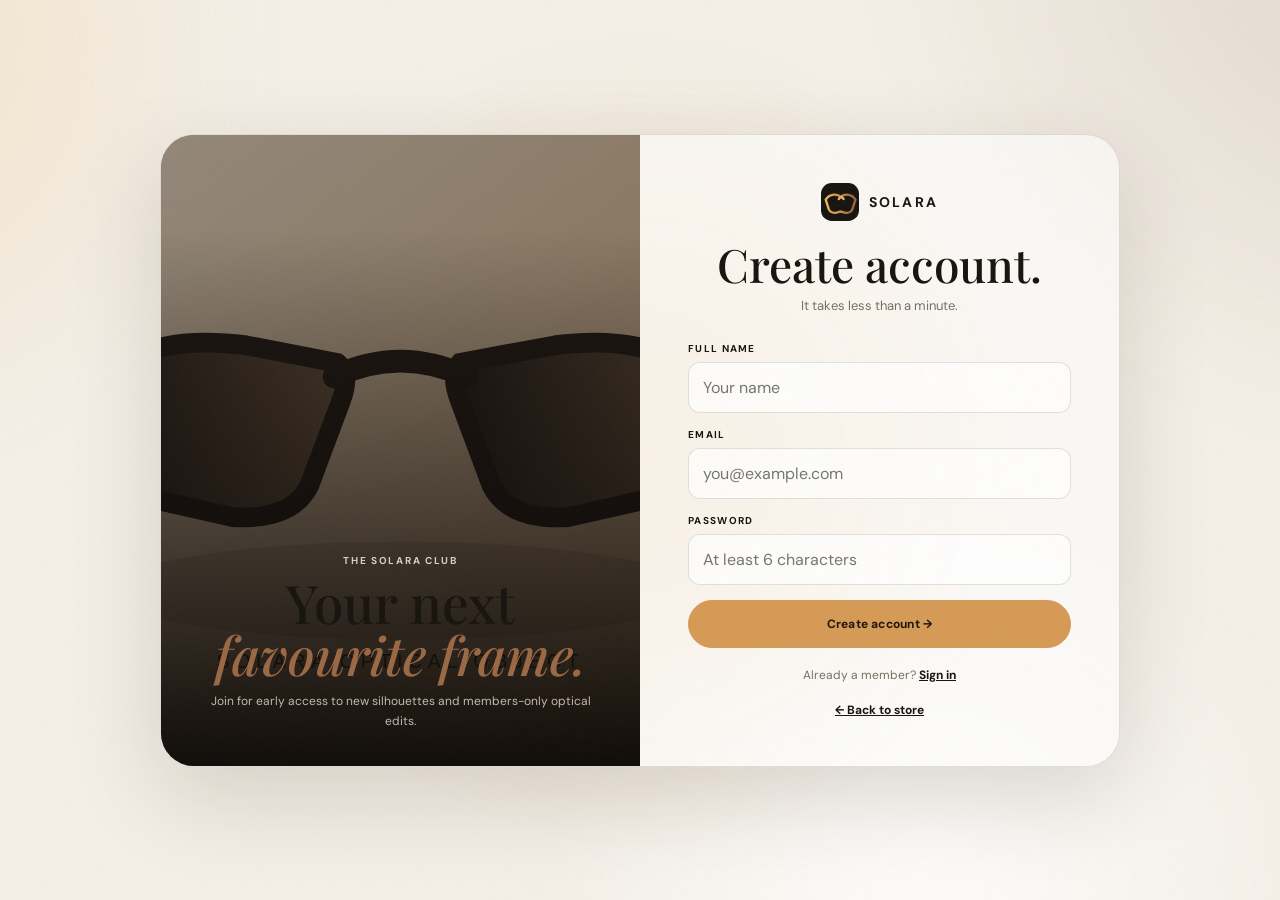
<file: signup.html>
<!doctype html><html lang="en"><head><meta charset="UTF-8"><meta name="viewport" content="width=device-width,initial-scale=1.0"><title>Create account — Solara</title><link rel="icon" href="assets/favicon.svg" type="image/svg+xml"><link rel="stylesheet" href="style.css"></head><body>
<main class="auth-page"><section class="auth-card"><div class="auth-visual"><img src="https://images.pexels.com/photos/36824973/pexels-photo-36824973.jpeg?auto=compress&cs=tinysrgb&w=2400" alt="Black aviator sunglasses" onerror="this.onerror=null;this.src='assets/sunglasses-fallback.svg'"><div class="auth-copy"><div class="eyebrow" style="color:#d8cfc4">The Solara club</div><h2>Your next<br><em>favourite frame.</em></h2><p>Join for early access to new silhouettes and members-only optical edits.</p></div></div><div class="auth-form"><a class="brand" href="index.html" style="justify-content:center;margin-bottom:20px"><img src="assets/favicon.svg" alt="Solara"><span>SOLARA</span></a><h1>Create account.</h1><p class="muted">It takes less than a minute.</p><form onsubmit="event.preventDefault();alert('Demo account created.');location.href='login.html'"><div class="field"><label>Full name</label><input required placeholder="Your name"></div><div class="field"><label>Email</label><input required type="email" placeholder="you@example.com"></div><div class="field"><label>Password</label><input required minlength="6" type="password" placeholder="At least 6 characters"></div><button class="btn gold" style="width:100%">Create account →</button></form><p class="switch">Already a member? <a href="login.html">Sign in</a></p><p class="switch"><a href="index.html">← Back to store</a></p></div></section></main></body></html>
</file>
<file: style.css>
@import url('https://fonts.googleapis.com/css2?family=DM+Sans:wght@400;500;600;700&family=Playfair+Display:ital,wght@0,500;0,600;1,500&display=swap');
:root{--ink:#17130f;--paper:#f4efe7;--cream:#fffaf2;--muted:#776e63;--line:rgba(23,19,15,.12);--gold:#d69a55;--gold2:#efc777;--dark:#211913;--olive:#6e7654;--ease:cubic-bezier(.2,.75,.2,1);--shadow:0 30px 90px rgba(48,31,16,.15)}
*{box-sizing:border-box}html{scroll-behavior:smooth}body{margin:0;background:var(--paper);color:var(--ink);font-family:'DM Sans',Arial,sans-serif;overflow-x:hidden}body:before{content:"";position:fixed;inset:-25%;z-index:-4;pointer-events:none;background:radial-gradient(circle at 8% 20%,rgba(239,199,119,.28),transparent 20%),radial-gradient(circle at 90% 10%,rgba(132,102,71,.18),transparent 25%),radial-gradient(circle at 65% 82%,rgba(255,255,255,.85),transparent 24%);filter:blur(35px);animation:ambient 18s ease-in-out infinite alternate}body:after{content:"";position:fixed;inset:0;z-index:40;pointer-events:none;opacity:.035;background-image:url("data:image/svg+xml,%3Csvg xmlns='http://www.w3.org/2000/svg' width='160' height='160'%3E%3Cfilter id='n'%3E%3CfeTurbulence type='fractalNoise' baseFrequency='.85' numOctaves='3' stitchTiles='stitch'/%3E%3C/filter%3E%3Crect width='100%25' height='100%25' filter='url(%23n)'/%3E%3C/svg%3E")}@keyframes ambient{to{transform:translate3d(2%,3%,0) scale(1.05)}}
a{color:inherit;text-decoration:none}button,input,textarea{font:inherit}button{cursor:pointer}.container{width:min(1240px,calc(100% - 40px));margin:auto}.topbar{height:31px;background:#1b1510;color:#fff;display:flex;align-items:center;justify-content:center;font-size:10px;letter-spacing:.15em;text-transform:uppercase}.nav{position:sticky;top:0;z-index:50;height:78px;background:rgba(244,239,231,.78);backdrop-filter:blur(18px);border-bottom:1px solid var(--line)}.nav-inner{height:100%;display:flex;align-items:center;justify-content:space-between;gap:20px}.brand{display:flex;align-items:center;gap:10px;font-weight:700;letter-spacing:.13em}.brand img{width:38px;height:38px}.brand span{font-size:14px}.navlinks{display:flex;align-items:center;gap:21px;font-size:12px;font-weight:700}.navlinks a{padding:9px 0;position:relative;white-space:nowrap}.navlinks a:after{content:"";position:absolute;left:0;right:100%;bottom:3px;height:1px;background:var(--ink);transition:.35s var(--ease)}.navlinks a:hover:after,.navlinks a.active:after{right:0}.nav-actions{display:flex;align-items:center;gap:8px}.icon-btn{width:42px;height:42px;border:1px solid var(--line);background:rgba(255,255,255,.55);border-radius:50%;display:grid;place-items:center;transition:.25s var(--ease)}.icon-btn:hover{transform:translateY(-2px);background:#fff}.bag-btn{width:auto;padding:0 15px;border-radius:999px;position:relative}.cart-count{position:absolute;top:-4px;right:-2px;width:18px;height:18px;border-radius:50%;background:var(--ink);color:#fff;font-size:9px;display:grid;place-items:center}.hamb{display:none}.section{padding:105px 0}.eyebrow{font-size:10px;letter-spacing:.17em;text-transform:uppercase;font-weight:700;color:var(--muted)}h1,h2,h3,p{margin-top:0}.section-title{font:500 clamp(48px,6.4vw,88px)/.94 'Playfair Display',serif;letter-spacing:-.035em;margin:15px 0}.section-title em,h1 em,h2 em{font-style:italic;color:#9a6844}.section-copy{max-width:620px;color:var(--muted);line-height:1.8;font-size:14px}.btn{display:inline-flex;align-items:center;justify-content:center;min-height:48px;padding:0 20px;border-radius:999px;border:1px solid var(--ink);font-size:12px;font-weight:700;letter-spacing:.02em;transition:.35s var(--ease)}.btn:hover{transform:translateY(-3px);box-shadow:0 16px 35px rgba(34,22,13,.12)}.btn.dark{background:var(--ink);color:#fff}.btn.light{background:rgba(255,255,255,.5)}.btn.gold{background:var(--gold);border-color:var(--gold);color:#1e140b}
/* HOME */
.hero{min-height:760px;padding:80px 0 55px;display:grid;grid-template-columns:.9fr 1.1fr;align-items:center;gap:45px}.hero-copy{position:relative;z-index:3}.hero h1{font:500 clamp(64px,8vw,126px)/.84 'Playfair Display',serif;letter-spacing:-.055em;margin:18px 0 28px}.hero h1 .line{display:block;overflow:hidden}.hero h1 .line>span{display:block;animation:heroLine 1.1s var(--ease) both}.hero h1 .line:nth-child(2)>span{animation-delay:.12s}@keyframes heroLine{from{transform:translateY(105%);opacity:0}to{transform:none;opacity:1}}.hero-sub{max-width:560px;color:var(--muted);line-height:1.8;font-size:15px}.hero-actions{display:flex;gap:10px;flex-wrap:wrap;margin:28px 0}.hero-meta{display:grid;grid-template-columns:repeat(3,1fr);gap:14px;max-width:560px}.meta-item{border-top:1px solid var(--line);padding-top:12px}.meta-item strong{display:block;font:500 25px 'Playfair Display',serif}.meta-item span{font-size:10px;color:var(--muted)}.hero-art{min-height:630px;display:grid;place-items:center;position:relative;perspective:1200px}.hero-image-shell{width:min(570px,94%);aspect-ratio:1/1.05;position:relative;transform-style:preserve-3d;animation:heroFloat 6s ease-in-out infinite}.hero-image{width:100%;height:100%;object-fit:cover;border-radius:34% 34% 8% 8%;box-shadow:var(--shadow);transform:rotate(3deg);transition:transform .35s var(--ease);position:relative;z-index:3}.hero-image-shine{position:absolute;inset:0;border-radius:34% 34% 8% 8%;z-index:4;pointer-events:none;background:linear-gradient(115deg,transparent 25%,rgba(255,255,255,.55) 43%,transparent 58%);transform:translateX(-130%);animation:shine 5.5s ease-in-out infinite}.hero-image-frame{position:absolute;inset:-18px 15px 18px -15px;border:1px solid rgba(161,103,55,.35);border-radius:36% 36% 12% 12%;transform:rotate(-3deg);animation:framePulse 4s ease-in-out infinite}.hero-image-glow{position:absolute;width:65%;height:55%;left:18%;top:20%;border-radius:50%;background:rgba(239,196,111,.23);filter:blur(40px);animation:glow 5s ease-in-out infinite}.hero-image-orbit{position:absolute;inset:-60px;border:1px solid rgba(153,99,57,.24);border-radius:50%;transform:rotateX(68deg);animation:orbitSpin 18s linear infinite}.hero-image-orbit:before{content:"";position:absolute;left:9%;top:17%;width:9px;height:9px;border-radius:50%;background:var(--gold2);box-shadow:0 0 25px var(--gold2)}.float-tag{position:absolute;z-index:7;padding:11px 14px;border:1px solid rgba(255,255,255,.65);background:rgba(255,250,243,.74);backdrop-filter:blur(15px);border-radius:14px;font-size:9px;letter-spacing:.12em;text-transform:uppercase;box-shadow:0 18px 45px rgba(40,25,10,.12)}.tag-a{top:14%;right:-1%;animation:float 5s ease-in-out infinite}.tag-b{bottom:13%;left:-2%;animation:float 6s .8s ease-in-out infinite}.hero-index{position:absolute;right:2%;bottom:3%;font-size:10px;letter-spacing:.2em;color:var(--muted);writing-mode:vertical-rl}@keyframes heroFloat{50%{transform:translateY(-12px) rotateX(1deg)}}@keyframes shine{0%,38%{transform:translateX(-130%)}65%,100%{transform:translateX(130%)}}@keyframes framePulse{50%{transform:rotate(-3deg) scale(1.018)}}@keyframes glow{50%{transform:scale(1.13);opacity:.7}}@keyframes orbitSpin{to{transform:rotateX(68deg) rotateZ(360deg)}}@keyframes float{50%{transform:translateY(-12px) rotate(1deg)}}
.marquee{overflow:hidden;background:#1d1712;color:#fff;padding:16px 0;border-block:1px solid rgba(255,255,255,.1)}.marquee-track{display:flex;width:max-content;align-items:center;gap:35px;animation:marquee 24s linear infinite;font-size:11px;letter-spacing:.18em}.marquee-track i{color:var(--gold2);font-style:normal}@keyframes marquee{to{transform:translateX(-50%)}}
.feature-grid{display:grid;grid-template-columns:repeat(12,1fr);gap:20px}.feature-card{grid-column:span 7;min-height:600px;border-radius:30px;overflow:hidden;position:relative;background:#ddd}.feature-card:nth-child(2){grid-column:span 5;min-height:600px}.feature-card img{width:100%;height:100%;object-fit:cover;display:block;transition:transform .9s var(--ease),filter .7s}.feature-card:hover img{transform:scale(1.07);filter:saturate(1.08)}.feature-overlay{position:absolute;inset:auto 22px 22px;color:#fff;z-index:2;max-width:430px}.feature-card:after{content:"";position:absolute;inset:35% 0 0;background:linear-gradient(transparent,rgba(10,7,5,.75))}.feature-overlay h3{font:500 34px/1 'Playfair Display',serif;margin:8px 0}.feature-overlay p{font-size:12px;line-height:1.6;color:#e9e0d6;margin:0}
.orbit-wrap{min-height:690px;border-radius:38px;background:#201812;color:#fff;position:relative;overflow:hidden;padding:50px}.orbit-wrap:before{content:"";position:absolute;inset:-30%;background:radial-gradient(circle,rgba(226,172,93,.17),transparent 40%);animation:ambient 13s ease-in-out infinite alternate}.orbit-head{position:relative;z-index:3;display:flex;justify-content:space-between;align-items:end;gap:30px}.orbit-head h2{font:500 clamp(44px,6vw,78px)/.92 'Playfair Display',serif;margin:12px 0;max-width:620px}.orbit-head p{color:#bfb2a5;line-height:1.7;max-width:520px}.orbit-stage{position:absolute;inset:0;display:grid;place-items:center}.orbit-ring{position:absolute;border:1px solid rgba(255,255,255,.18);border-radius:50%;transform:rotateX(67deg);animation:orbitStage 17s linear infinite}.r1{width:340px;height:340px}.r2{width:520px;height:520px;animation-duration:24s;animation-direction:reverse}.r3{width:710px;height:710px;animation-duration:34s}.lens-core{width:210px;height:130px;border:9px solid var(--gold2);border-radius:47% 53% 44% 56%;box-shadow:inset 0 0 55px rgba(86,165,180,.25),0 0 80px rgba(229,178,95,.2);transform:rotate(-7deg);position:relative;animation:lensBob 5s ease-in-out infinite}.lens-core:before,.lens-core:after{content:"";position:absolute;top:48%;width:70px;height:6px;background:var(--gold2)}.lens-core:before{left:-72px}.lens-core:after{right:-72px}.orbit-chip{position:absolute;padding:11px 14px;border:1px solid rgba(255,255,255,.18);background:rgba(255,255,255,.06);backdrop-filter:blur(14px);border-radius:13px;font-size:9px;letter-spacing:.11em;text-transform:uppercase;animation:float 5s ease-in-out infinite}.chip1{top:28%;left:17%}.chip2{right:13%;bottom:25%;animation-delay:.8s}.chip3{right:26%;top:20%;animation-delay:1.3s}@keyframes orbitStage{to{transform:rotateX(67deg) rotateZ(360deg)}}@keyframes lensBob{50%{transform:translateY(-13px) rotate(-7deg) scale(1.03)}}
.product-grid{display:grid;grid-template-columns:repeat(4,1fr);gap:20px}.product-card{position:relative}.product-media{position:relative;aspect-ratio:4/5;border-radius:22px;overflow:hidden;background:#e2d7c7}.product-media img{width:100%;height:100%;object-fit:cover;display:block;transition:transform .8s var(--ease),filter .5s}.product-card:hover .product-media img{transform:scale(1.065);filter:saturate(1.08)}.badge{position:absolute;top:12px;left:12px;padding:7px 9px;border-radius:999px;background:rgba(255,250,243,.84);backdrop-filter:blur(10px);font-size:9px;font-weight:700;letter-spacing:.12em;text-transform:uppercase}.quick{position:absolute;right:12px;bottom:12px;width:44px;height:44px;border-radius:50%;background:#fff;box-shadow:0 12px 28px rgba(0,0,0,.15);opacity:0;transform:translateY(10px);transition:.35s var(--ease)}.product-card:hover .quick{opacity:1;transform:none}.product-info{display:flex;justify-content:space-between;gap:10px;padding:13px 2px 0}.product-info h3{font-size:14px;margin:0 0 4px}.product-info p{font-size:11px;color:var(--muted);margin:0}.price{font-size:13px;font-weight:700;white-space:nowrap}.story{display:grid;grid-template-columns:.85fr 1.15fr;gap:65px;align-items:center}.story-image{width:100%;aspect-ratio:1.02;object-fit:cover;border-radius:32px;box-shadow:var(--shadow);transition:transform .8s var(--ease)}.story:hover .story-image{transform:translateY(-7px) rotate(-1deg)}.numbers{display:grid;grid-template-columns:repeat(3,1fr);gap:15px;margin-top:35px}.number-card{border-top:1px solid var(--line);padding-top:14px}.number-card strong{font:500 31px 'Playfair Display',serif}.number-card span{display:block;color:var(--muted);font-size:11px;margin-top:4px}
/* NEW PAGES */
.page-hero{padding:100px 0 65px;text-align:center}.page-hero h1{font:500 clamp(58px,8vw,112px)/.9 'Playfair Display',serif;margin:14px auto 20px;letter-spacing:-.045em;max-width:1000px}.page-hero .section-copy{margin:auto}.lookbook-grid{display:grid;grid-template-columns:1.2fr .8fr;gap:20px}.look-card{position:relative;overflow:hidden;border-radius:30px;min-height:540px}.look-card.tall{min-height:690px}.look-card img{width:100%;height:100%;object-fit:cover;transition:transform 1s var(--ease)}.look-card:hover img{transform:scale(1.07)}.look-card .overlay{position:absolute;inset:auto 24px 24px;color:#fff;z-index:2}.look-card:after{content:"";position:absolute;inset:35% 0 0;background:linear-gradient(transparent,rgba(8,6,4,.78))}.overlay h2{font:500 42px 'Playfair Display',serif;margin:7px 0}.style-rail{display:grid;grid-template-columns:repeat(3,1fr);gap:20px}.style-tile{border:1px solid var(--line);border-radius:26px;padding:24px;background:rgba(255,255,255,.36);position:relative;overflow:hidden;min-height:290px}.style-tile:before{content:"";position:absolute;width:190px;height:190px;border-radius:50%;right:-65px;top:-65px;background:rgba(216,161,90,.18);transition:.7s}.style-tile:hover:before{transform:scale(1.7)}.style-tile h3{font:500 32px 'Playfair Display',serif;margin:70px 0 10px}.style-tile p{color:var(--muted);font-size:12px;line-height:1.7;max-width:260px}.rail-line{height:1px;background:var(--line);position:relative;margin-top:30px}.rail-line:after{content:"";position:absolute;left:0;top:-2px;width:20%;height:5px;border-radius:5px;background:var(--gold);animation:rail 4s ease-in-out infinite}@keyframes rail{50%{left:80%}}
.lab-panel{background:#1e1813;color:#fff;border-radius:38px;overflow:hidden;position:relative;padding:55px;min-height:650px}.lab-panel:before{content:"";position:absolute;inset:-30%;background:conic-gradient(from 0deg,rgba(237,190,103,.16),transparent 20%,rgba(116,165,163,.13),transparent 45%,rgba(237,190,103,.16));animation:labSpin 20s linear infinite}@keyframes labSpin{to{transform:rotate(360deg)}}.lab-content{position:relative;z-index:2;max-width:600px}.lab-content h2{font:500 clamp(48px,6vw,80px)/.92 'Playfair Display',serif;margin:12px 0 20px}.lab-stage{position:absolute;inset:0;display:grid;place-items:center}.lab-lens{width:300px;height:190px;border:10px solid #dca15b;border-radius:48% 52% 42% 58%;transform:rotate(-9deg);box-shadow:0 0 80px rgba(222,162,88,.18),inset 0 0 70px rgba(66,151,166,.18);animation:labFloat 6s ease-in-out infinite}.lab-lens:after{content:"";position:absolute;left:48%;top:45%;width:60px;height:8px;background:#dca15b}.scan{position:absolute;width:360px;height:2px;background:linear-gradient(90deg,transparent,var(--gold2),transparent);animation:scan 4s ease-in-out infinite}@keyframes scan{0%,100%{transform:translateY(-120px);opacity:0}50%{transform:translateY(120px);opacity:1}}@keyframes labFloat{50%{transform:translateY(-18px) rotate(-5deg) scale(1.04)}}.spec-grid{display:grid;grid-template-columns:repeat(4,1fr);gap:15px}.spec{padding:24px;border-top:1px solid var(--line)}.spec strong{font:500 35px 'Playfair Display',serif}.spec span{display:block;color:var(--muted);font-size:11px;line-height:1.6;margin-top:7px}.care-grid{display:grid;grid-template-columns:repeat(2,1fr);gap:20px}.care-card{min-height:360px;border-radius:30px;overflow:hidden;position:relative}.care-card img{width:100%;height:100%;object-fit:cover;transition:transform .9s var(--ease)}.care-card:hover img{transform:scale(1.07)}.care-card .overlay{position:absolute;inset:auto 24px 24px;color:#fff;z-index:2}.care-card:after{content:"";position:absolute;inset:35% 0 0;background:linear-gradient(transparent,rgba(5,4,3,.8))}
/* SHOP / CONTACT */
.shop-hero{padding:90px 0 55px;text-align:center}.shop-hero .section-copy{margin:0 auto}.filters{display:flex;justify-content:center;gap:8px;flex-wrap:wrap;margin-bottom:35px}.filter{padding:10px 15px;border:1px solid var(--line);background:transparent;border-radius:999px;font-size:11px}.filter.active,.filter:hover{background:var(--ink);color:#fff}.contact-grid{display:grid;grid-template-columns:.8fr 1.2fr;gap:25px}.contact-panel{background:#1c1611;color:#fff;border-radius:30px;padding:38px;min-height:560px;position:relative;overflow:hidden}.contact-panel:before{content:"";position:absolute;width:430px;height:430px;border:1px solid rgba(255,255,255,.12);border-radius:50%;right:-180px;bottom:-180px;animation:orbitStage 24s linear infinite}.contact-list{display:grid;gap:24px;margin-top:55px}.contact-list small{display:block;color:#bdb1a4;text-transform:uppercase;letter-spacing:.13em;font-size:9px;margin-bottom:6px}.contact-list a{font-size:17px}.form-card{background:rgba(255,255,255,.48);border:1px solid var(--line);border-radius:30px;padding:38px}.field{margin-bottom:15px}.field label{display:block;font-size:10px;text-transform:uppercase;letter-spacing:.13em;font-weight:700;margin-bottom:7px}.field input,.field textarea,.field select{width:100%;border:1px solid var(--line);background:rgba(255,255,255,.7);padding:14px;border-radius:12px;outline:none}.field textarea{min-height:140px;resize:vertical}.map{margin-top:15px;border-radius:20px;overflow:hidden;min-height:280px;background:#ddd0bf}.map iframe{width:100%;height:300px;border:0;filter:saturate(.7) contrast(.95)}
/* AUTH */
.auth-page{min-height:100vh;display:grid;place-items:center;padding:35px 18px;position:relative}.auth-page:before{content:"";position:absolute;width:70vw;height:70vw;max-width:850px;max-height:850px;border-radius:50%;background:radial-gradient(circle,rgba(226,172,93,.24),transparent 66%);filter:blur(25px);animation:ambient 12s ease-in-out infinite alternate}.auth-card{position:relative;z-index:2;width:min(960px,100%);display:grid;grid-template-columns:1fr 1fr;background:rgba(255,255,255,.56);border:1px solid var(--line);border-radius:34px;overflow:hidden;box-shadow:var(--shadow);transform:translateY(0);animation:authIn .9s var(--ease) both}@keyframes authIn{from{opacity:0;transform:translateY(30px) scale(.98)}to{opacity:1;transform:none}}.auth-visual{position:relative;min-height:610px;background:#221914;overflow:hidden}.auth-visual img{width:100%;height:100%;object-fit:cover;opacity:.62;transition:transform 1.2s var(--ease)}.auth-card:hover .auth-visual img{transform:scale(1.06)}.auth-visual:after{content:"";position:absolute;inset:0;background:linear-gradient(180deg,rgba(10,7,5,.05),rgba(10,7,5,.9))}.auth-copy{position:absolute;z-index:2;left:34px;right:34px;bottom:34px;text-align:center}.auth-copy h2{font:500 53px/1 'Playfair Display',serif;margin:10px 0}.auth-copy p{color:#c6b9ac;line-height:1.7;font-size:12px}.auth-form{padding:48px;display:flex;flex-direction:column;justify-content:center;text-align:center}.auth-form h1{font:500 46px/1 'Playfair Display',serif;margin:0 0 10px}.auth-form .muted{color:var(--muted);font-size:13px;margin-bottom:28px}.socials{display:grid;grid-template-columns:1fr 1fr;gap:10px;margin-bottom:19px}.socials button{padding:12px;border:1px solid var(--line);background:#fff;border-radius:12px;transition:.25s}.socials button:hover{transform:translateY(-2px)}.divider{display:flex;align-items:center;gap:10px;color:var(--muted);font-size:10px;margin:18px 0}.divider:before,.divider:after{content:"";height:1px;background:var(--line);flex:1}.auth-form form{text-align:left}.switch{font-size:12px;color:var(--muted);margin:19px 0 0}.switch a{text-decoration:underline;font-weight:700;color:var(--ink)}
/* CART */
.cart-drawer{position:fixed;inset:0;z-index:100;pointer-events:none}.cart-drawer.open{pointer-events:auto}.cart-scrim{position:absolute;inset:0;background:rgba(12,8,5,.38);opacity:0;transition:.35s}.cart-drawer.open .cart-scrim{opacity:1}.cart-panel{position:absolute;top:0;right:0;width:min(440px,100%);height:100%;background:#fffaf3;transform:translateX(105%);transition:.5s var(--ease);padding:26px;display:flex;flex-direction:column;box-shadow:-30px 0 70px rgba(0,0,0,.14)}.cart-drawer.open .cart-panel{transform:none}.cart-head{display:flex;justify-content:space-between;align-items:center;border-bottom:1px solid var(--line);padding-bottom:18px}.cart-head h2{font:500 32px 'Playfair Display',serif;margin:0}.cart-items{flex:1;overflow:auto;padding:15px 0}.cart-item{display:grid;grid-template-columns:72px 1fr auto;gap:12px;align-items:center;padding:12px 0;border-bottom:1px solid var(--line)}.cart-item img{width:72px;height:86px;border-radius:12px;object-fit:cover}.cart-item h4{font-size:13px;margin:0 0 4px}.cart-item small{color:var(--muted);font-size:10px}.qty{display:flex;gap:7px;align-items:center;margin-top:8px}.qty button{width:24px;height:24px;border-radius:50%;background:#eee4d7}.remove{font-size:10px;color:#9a4e42;background:none;margin-top:6px}.cart-foot{border-top:1px solid var(--line);padding-top:18px}.cart-total{display:flex;justify-content:space-between;font-weight:700;margin-bottom:15px}.empty{text-align:center;color:var(--muted);padding:50px 20px}.footer{padding:55px 0 28px;border-top:1px solid var(--line);margin-top:70px}.footer-grid{display:grid;grid-template-columns:1.2fr .8fr .8fr;gap:30px}.footer h3{font:500 30px 'Playfair Display',serif;margin:0 0 10px}.footer p{color:var(--muted);line-height:1.6}.footer-links{display:grid;gap:9px;font-size:12px}.copyright{border-top:1px solid var(--line);margin-top:35px;padding-top:18px;font-size:10px;color:var(--muted);display:flex;justify-content:space-between}
.reveal{opacity:0;transform:translateY(30px);transition:opacity .8s var(--ease),transform .8s var(--ease)}.reveal.visible{opacity:1;transform:none}.cursor-glow{position:fixed;z-index:1;width:180px;height:180px;border-radius:50%;pointer-events:none;background:radial-gradient(circle,rgba(227,169,89,.13),transparent 68%);transform:translate(-50%,-50%);mix-blend-mode:multiply}.parallax{will-change:transform}
@media(max-width:1050px){.navlinks{gap:13px}.navlinks a:nth-child(4){display:none}.hero{grid-template-columns:1fr}.hero-copy{text-align:center}.hero-sub,.hero-meta{margin-left:auto;margin-right:auto}.hero-actions{justify-content:center}.hero-art{min-height:590px}.product-grid{grid-template-columns:repeat(3,1fr)}.lookbook-grid{grid-template-columns:1fr}.look-card.tall,.look-card{min-height:560px}.spec-grid{grid-template-columns:repeat(2,1fr)}}
@media(max-width:760px){.container{width:min(100% - 24px,1240px)}.topbar{font-size:8px}.nav{height:70px}.navlinks{display:none}.hamb{display:grid}.bag-btn{width:42px;padding:0;font-size:0}.bag-btn .cart-count{font-size:9px}.hero{padding:55px 0 30px;min-height:auto}.hero h1{font-size:clamp(58px,16vw,95px)}.hero-art{min-height:470px}.hero-image-shell{width:min(520px,88%)}.hero-index{display:none}.section{padding:75px 0}.feature-grid{display:grid;grid-template-columns:1fr}.feature-card,.feature-card:nth-child(2){grid-column:auto;min-height:470px}.orbit-wrap{min-height:600px;padding:28px}.orbit-head{display:block}.orbit-head .btn{margin-top:15px}.r1{width:250px;height:250px}.r2{width:380px;height:380px}.r3{width:500px;height:500px}.lens-core{transform:scale(.72) rotate(-7deg)}.product-grid{grid-template-columns:repeat(2,1fr);gap:12px}.quick{opacity:1;transform:none;width:38px;height:38px}.story,.contact-grid,.care-grid{grid-template-columns:1fr}.numbers{grid-template-columns:1fr 1fr}.page-hero{padding:70px 0 45px}.style-rail,.spec-grid{grid-template-columns:1fr}.lab-panel{padding:30px;min-height:650px}.lab-content{max-width:100%}.lab-stage{opacity:.55}.lab-lens{width:220px;height:140px}.scan{width:270px}.auth-page{padding:18px}.auth-card{grid-template-columns:1fr;max-width:520px}.auth-visual{min-height:310px}.auth-form{padding:30px 22px}.auth-form h1{font-size:40px}.socials{grid-template-columns:1fr 1fr}.footer-grid{grid-template-columns:1fr}.copyright{display:block;line-height:1.8}.contact-panel,.form-card{padding:27px}}
@media(max-width:480px){.hero-meta{grid-template-columns:1fr 1fr}.hero-meta .meta-item:last-child{grid-column:1/-1}.product-grid{grid-template-columns:1fr 1fr}.product-info{display:block}.price{display:block;margin-top:6px}.hero-image-shell{width:94%}.float-tag{font-size:8px;padding:9px}.tag-a{right:-2%}.tag-b{left:-2%}.section-title{font-size:50px}.numbers{grid-template-columns:1fr}.auth-copy h2{font-size:40px}.socials{grid-template-columns:1fr}.auth-visual{min-height:280px}.look-card,.look-card.tall{min-height:430px}}
@media(prefers-reduced-motion:reduce){*,*:before,*:after{animation-duration:.001ms!important;animation-iteration-count:1!important;scroll-behavior:auto!important;transition-duration:.001ms!important}}
@media(max-width:760px){.nav{position:sticky}.navlinks.mobile-open{display:flex;position:absolute;top:70px;left:12px;right:12px;background:rgba(255,250,243,.97);backdrop-filter:blur(18px);border:1px solid var(--line);border-radius:18px;padding:10px;flex-direction:column;align-items:stretch;gap:2px;box-shadow:0 20px 50px rgba(35,22,10,.12)}.navlinks.mobile-open a{padding:12px 14px;border-radius:10px}.navlinks.mobile-open a:hover{background:rgba(214,154,85,.12)}.navlinks.mobile-open a:after{display:none}.navlinks.mobile-open a:nth-child(4){display:block}}

/* ===== SOLARA REFINEMENT V3 ===== */
.nav-actions{margin-left:auto}.nav-cta{min-height:42px;border:1px solid var(--ink);border-radius:999px;padding:0 16px;display:inline-flex;align-items:center;justify-content:center;font-size:11px;font-weight:800;letter-spacing:.03em;transition:.3s var(--ease);white-space:nowrap}.nav-cta:hover{transform:translateY(-2px);box-shadow:0 12px 28px rgba(34,22,13,.12)}.signin-btn{background:transparent}.bag-cta{background:var(--ink);color:#fff;border-color:var(--ink);position:relative}.bag-cta .cart-count{position:absolute;top:-7px;right:-5px}.nav-actions .hamb{margin-left:2px}
.page-hero{padding:72px 0 42px}.page-hero h1{font-size:clamp(50px,6.2vw,82px);max-width:820px}.section{padding:82px 0}.feature-card,.feature-card:nth-child(2){min-height:500px}.orbit-wrap{min-height:560px;padding:42px}.orbit-stage{transform:scale(.82);transform-origin:center}.lookbook-grid{gap:18px}.look-card,.look-card.tall{min-height:500px}.look-card.tall{min-height:520px}.look-card .overlay{inset:auto 20px 20px}.style-tile{min-height:245px;padding:22px}.style-tile h3{margin:58px 0 8px}.lab-panel{min-height:540px;padding:45px}.lab-stage{transform:scale(.82)}.care-card{min-height:300px}.footer{padding:42px 0 22px;margin-top:45px}.footer-brand{display:inline-flex;align-items:center;gap:10px;font-weight:800;letter-spacing:.13em;margin-bottom:12px}.footer-brand img{width:38px;height:38px}.footer-bottom{display:flex;align-items:center;justify-content:space-between;gap:20px;border-top:1px solid var(--line);margin-top:28px;padding-top:16px}.copyright{border-top:0;margin-top:0;padding-top:0;display:flex;align-items:center;gap:14px}.to-top{width:42px;height:42px;border-radius:50%;border:1px solid var(--ink);background:rgba(255,255,255,.55);display:grid;place-items:center;font-size:18px;transition:.3s var(--ease)}.to-top:hover{transform:translateY(-4px);background:#fff}.footer-links a{transition:transform .25s var(--ease)}.footer-links a:hover{transform:translateX(4px)}
/* meaningful home optical-response animation */
.lens-response{border-radius:34px;background:linear-gradient(135deg,#241a14,#332116);color:#fff;position:relative;overflow:hidden;min-height:500px;padding:44px}.lens-response:before{content:"";position:absolute;inset:-40%;background:radial-gradient(circle at 68% 48%,rgba(235,188,96,.18),transparent 30%),radial-gradient(circle at 15% 80%,rgba(103,169,173,.12),transparent 24%);animation:responseAmbient 12s ease-in-out infinite alternate}.response-copy{position:relative;z-index:3;max-width:470px}.response-copy h2{font:500 clamp(42px,5.4vw,70px)/.92 'Playfair Display',serif;margin:12px 0 16px}.response-copy p{color:#c8bbaf;line-height:1.75;font-size:13px}.lens-controls{display:flex;flex-wrap:wrap;gap:8px;margin-top:24px}.lens-control{border:1px solid rgba(255,255,255,.2);background:rgba(255,255,255,.05);color:#fff;padding:10px 14px;border-radius:999px;font-size:10px;letter-spacing:.08em;text-transform:uppercase}.lens-control.active,.lens-control:hover{background:var(--gold);border-color:var(--gold);color:#1e140b}.response-stage{position:absolute;inset:0;display:grid;place-items:center;pointer-events:none}.response-glass{position:absolute;width:410px;height:230px;border-radius:50%;border:2px solid rgba(239,199,119,.5);box-shadow:inset 0 0 80px rgba(80,165,170,.2),0 0 100px rgba(239,199,119,.12);transform:rotate(-8deg);animation:responseFloat 5s ease-in-out infinite}.response-glass:before,.response-glass:after{content:"";position:absolute;top:48%;width:90px;height:5px;background:var(--gold2)}.response-glass:before{left:-92px}.response-glass:after{right:-92px}.response-product{width:420px;aspect-ratio:1.25;object-fit:cover;border-radius:26px;opacity:.32;mix-blend-mode:screen;filter:contrast(1.05) saturate(.75);transform:rotate(-5deg);transition:.7s var(--ease)}.response-beam{position:absolute;width:125%;height:90px;background:linear-gradient(90deg,transparent,rgba(239,199,119,.03),rgba(239,199,119,.3),rgba(255,255,255,.05),transparent);filter:blur(3px);transform:rotate(-10deg) translateX(-65%);animation:responseBeam 5s ease-in-out infinite}.response-pulse{position:absolute;width:240px;height:240px;border-radius:50%;border:1px solid rgba(239,199,119,.25);animation:responsePulse 3.5s ease-out infinite}.response-note{position:absolute;right:40px;bottom:35px;z-index:3;padding:12px 15px;border:1px solid rgba(255,255,255,.14);background:rgba(255,255,255,.06);backdrop-filter:blur(12px);border-radius:14px;font-size:10px;letter-spacing:.08em;text-transform:uppercase;color:#ddd0c2}.response-status{display:inline-block;color:var(--gold2);font-weight:700;margin-top:10px}.lens-response[data-tone="smoke"] .response-glass{border-color:#c8d0d2;box-shadow:inset 0 0 80px rgba(115,135,142,.24),0 0 100px rgba(200,210,212,.12)}.lens-response[data-tone="amber"] .response-glass{border-color:#f0b760;box-shadow:inset 0 0 80px rgba(231,153,63,.25),0 0 100px rgba(240,183,96,.16)}.lens-response[data-tone="rose"] .response-glass{border-color:#e8a2a5;box-shadow:inset 0 0 80px rgba(218,105,130,.24),0 0 100px rgba(232,162,165,.14)}@keyframes responseAmbient{to{transform:translate3d(2%,2%,0) scale(1.06)}}@keyframes responseFloat{50%{transform:translateY(-12px) rotate(-5deg) scale(1.025)}}@keyframes responseBeam{0%,15%{transform:rotate(-10deg) translateX(-75%);opacity:0}45%,70%{transform:rotate(-10deg) translateX(30%);opacity:1}100%{transform:rotate(-10deg) translateX(80%);opacity:0}}@keyframes responsePulse{0%{transform:scale(.55);opacity:0}35%{opacity:.8}100%{transform:scale(1.65);opacity:0}}
.reveal{opacity:0;transform:translateY(26px);transition:opacity .75s var(--ease),transform .75s var(--ease)}.reveal.visible{opacity:1;transform:none}.cursor-glow{position:fixed;width:180px;height:180px;border-radius:50%;pointer-events:none;z-index:2;transform:translate(-50%,-50%);background:radial-gradient(circle,rgba(224,166,92,.12),transparent 68%);mix-blend-mode:multiply}.topbar{position:relative;z-index:55}
@media(max-width:1050px){.navlinks{gap:12px}.nav-cta{padding:0 12px}.look-card,.look-card.tall{min-height:460px}.feature-card,.feature-card:nth-child(2){min-height:450px}.orbit-wrap{min-height:540px}.response-stage{opacity:.72}}
@media(max-width:760px){.nav-actions{gap:6px}.nav-cta{min-height:38px;padding:0 11px;font-size:9px}.bag-cta{width:42px;padding:0;font-size:0}.bag-cta .cart-count{font-size:9px}.page-hero{padding:60px 0 35px}.page-hero h1{font-size:clamp(44px,12vw,68px)}.section{padding:65px 0}.feature-card,.feature-card:nth-child(2){min-height:410px}.orbit-wrap{min-height:500px;padding:26px}.orbit-stage{transform:scale(.62)}.look-card,.look-card.tall{min-height:420px}.style-tile{min-height:220px}.lab-panel{min-height:500px;padding:28px}.lab-stage{transform:scale(.62);opacity:.5}.lens-response{min-height:520px;padding:28px}.response-copy{max-width:100%}.response-stage{transform:translateY(70px) scale(.7);opacity:.65}.response-note{right:20px;bottom:20px}.footer-bottom{align-items:flex-end}.copyright{display:block}.to-top{flex:0 0 42px}}
@media(max-width:480px){.page-hero h1{font-size:50px}.look-card,.look-card.tall{min-height:390px}.feature-card,.feature-card:nth-child(2){min-height:370px}.lens-response{min-height:560px}.response-stage{transform:translateY(100px) scale(.52)}.response-note{font-size:8px}.footer-bottom{gap:10px}}
@media(prefers-reduced-motion:reduce){*,*:before,*:after{animation-duration:.001ms!important;animation-iteration-count:1!important;scroll-behavior:auto!important;transition-duration:.001ms!important}}


/* ===== FINAL TARGETED FIXES — NAV / SCALE / OPTICAL SECTION ===== */
/* Keep the navbar locked: logo left, navigation centered, actions top-right. */
.nav-inner{display:grid;grid-template-columns:1fr auto 1fr;align-items:center;gap:24px;width:min(1280px,calc(100% - 48px))}
.brand{justify-self:start}
.navlinks{justify-self:center}
.nav-actions{justify-self:end;margin-left:0!important}
.nav-cta{height:42px;min-height:42px}
.signin-btn{min-width:78px}
.bag-cta{min-width:112px}

/* Reduce oversized compositions without changing the design language. */
.hero{min-height:650px;padding:58px 0 42px;gap:34px}
.hero-art{min-height:520px}
.hero-image-shell{width:min(500px,90%)}
.feature-card,.feature-card:nth-child(2){min-height:470px}
.orbit-wrap{min-height:500px;padding:38px}
.orbit-stage{transform:scale(.72);transform-origin:center center}
.page-hero{padding:58px 0 34px}
.page-hero h1{font-size:clamp(48px,6vw,78px);max-width:760px}
.section{padding:72px 0}
.lookbook-grid{gap:16px}
.look-card,.look-card.tall{min-height:410px}
.look-card.tall{min-height:440px}
.look-card .overlay{inset:auto 20px 20px}
.overlay h2{font-size:34px}
.style-tile{min-height:220px}
.style-tile h3{font-size:28px;margin:52px 0 8px}
.lab-panel{min-height:470px;padding:38px}
.lab-lens{width:260px;height:165px}
.care-card{min-height:280px}
.contact-panel{min-height:440px}
.map iframe{height:260px}
.footer{padding:38px 0 24px;margin-top:40px}

/* Make the Home optical animation communicate real sunglasses features. */
.orbit-wrap{min-height:560px}
.orbit-head{max-width:100%;}
.orbit-head p{max-width:560px}
.orbit-facts{position:absolute;left:38px;right:38px;bottom:28px;z-index:4;display:grid;grid-template-columns:repeat(3,1fr);gap:10px}
.orbit-fact{padding:13px 15px;border:1px solid rgba(255,255,255,.13);background:rgba(255,255,255,.055);backdrop-filter:blur(12px);border-radius:14px}
.orbit-fact strong{display:block;color:#f0c978;font-size:11px;letter-spacing:.12em;text-transform:uppercase;margin-bottom:4px}
.orbit-fact span{display:block;color:#c9beb2;font-size:10px;line-height:1.5}
.orbit-wrap .orbit-stage{bottom:35px}

/* Footer identity and back-to-top control stay compact and visible. */
.footer-brand{display:inline-flex;align-items:center;gap:10px}
.footer-brand img{width:34px;height:34px}
.to-top{width:42px;height:42px;flex:0 0 42px}

@media(max-width:1050px){
 .nav-inner{grid-template-columns:auto 1fr auto;width:min(100% - 32px,1240px);gap:14px}
 .navlinks{justify-self:end}
 .hero{min-height:auto}
 .hero-art{min-height:500px}
 .hero-image-shell{width:min(470px,86%)}
 .feature-card,.feature-card:nth-child(2){min-height:420px}
 .look-card,.look-card.tall{min-height:390px}
 .look-card.tall{min-height:420px}
 .orbit-wrap{min-height:520px}
 .orbit-stage{transform:scale(.64)}
}
@media(max-width:760px){
 .nav-inner{display:flex;width:calc(100% - 24px);gap:8px}
 .brand{justify-self:auto}
 .navlinks{display:none;justify-self:auto}
 .nav-actions{margin-left:auto!important;justify-self:auto}
 .signin-btn{min-width:66px}
 .bag-cta{min-width:42px;width:42px;padding:0;font-size:0}
 .hero{padding:48px 0 26px}
 .hero-art{min-height:430px}
 .hero-image-shell{width:90%}
 .feature-card,.feature-card:nth-child(2){min-height:350px}
 .orbit-wrap{min-height:620px;padding:26px}
 .orbit-head{position:relative;z-index:5}
 .orbit-stage{transform:scale(.52);bottom:95px}
 .orbit-facts{left:26px;right:26px;bottom:22px;grid-template-columns:1fr}
 .orbit-fact{padding:10px 12px}
 .page-hero{padding:48px 0 30px}
 .page-hero h1{font-size:clamp(42px,12vw,62px)}
 .section{padding:58px 0}
 .look-card,.look-card.tall{min-height:340px}
 .look-card.tall{min-height:360px}
 .lab-panel{min-height:430px;padding:26px}
 .lab-stage{transform:scale(.58)}
 .contact-panel{min-height:380px}
 .footer-bottom{align-items:center}
}
@media(max-width:480px){
 .brand span{font-size:12px}
 .brand img{width:34px;height:34px}
 .nav-cta{height:38px;min-height:38px;padding:0 10px;font-size:9px}
 .signin-btn{min-width:62px}
 .hero-image-shell{width:94%}
 .look-card,.look-card.tall{min-height:320px}
 .look-card.tall{min-height:335px}
 .orbit-wrap{min-height:650px}
 .orbit-stage{transform:scale(.46);bottom:118px}
 .orbit-facts{bottom:18px}
 .orbit-fact span{font-size:9px}
}


/* ===== SIZE NORMALIZATION — V6 ===== */
/* Only reduces oversized sections/images. Existing layout, colors and interactions are preserved. */
.section{padding:56px 0}
.hero{min-height:560px;padding:42px 0 34px;gap:28px}
.hero-art{min-height:450px}
.hero-image-shell{width:min(440px,82%)}
.feature-card,.feature-card:nth-child(2){min-height:370px;height:370px}
.orbit-wrap{min-height:450px;height:450px;padding:32px}
.orbit-stage{transform:scale(.62);bottom:30px}
.orbit-facts{bottom:22px}
.page-hero{padding:48px 0 28px}
.page-hero h1{font-size:clamp(46px,5.2vw,70px)}
.lookbook-grid{gap:16px}
.look-card,.look-card.tall{min-height:0;height:370px}
.look-card.tall{height:420px}
.look-card img{object-fit:cover}
.style-tile{min-height:190px;height:190px;padding:20px}
.style-tile h3{font-size:26px;margin:45px 0 8px}
.lab-panel{min-height:420px;height:420px;padding:34px}
.lab-stage{transform:scale(.72)}
.lab-lens{width:250px;height:158px}
.care-card{min-height:0;height:285px}
.contact-panel{min-height:380px;height:380px}
.map{min-height:240px}
.map iframe{height:240px}
.shop-hero{padding:55px 0 34px}
.footer{padding:34px 0 22px;margin-top:35px}

@media(max-width:1050px){
 .hero{min-height:auto}
 .hero-art{min-height:430px}
 .hero-image-shell{width:min(420px,82%)}
 .feature-card,.feature-card:nth-child(2){min-height:350px;height:350px}
 .orbit-wrap{min-height:430px;height:430px}
 .look-card,.look-card.tall{min-height:0;height:340px}
 .look-card.tall{height:380px}
 .lab-panel{min-height:390px;height:390px}
 .contact-panel{min-height:350px;height:350px}
}

@media(max-width:760px){
 .section{padding:48px 0}
 .hero{padding:40px 0 24px}
 .hero-art{min-height:390px}
 .hero-image-shell{width:min(390px,88%)}
 .feature-card,.feature-card:nth-child(2){min-height:300px;height:300px}
 .orbit-wrap{min-height:500px;height:500px;padding:24px}
 .orbit-stage{transform:scale(.48);bottom:110px}
 .page-hero{padding:42px 0 26px}
 .look-card,.look-card.tall{min-height:0;height:300px}
 .look-card.tall{height:325px}
 .style-tile{min-height:170px;height:170px}
 .lab-panel{min-height:390px;height:390px;padding:24px}
 .lab-stage{transform:scale(.56)}
 .care-card{height:250px}
 .contact-panel{min-height:320px;height:320px}
 .map iframe{height:220px}
}

@media(max-width:480px){
 .hero-image-shell{width:90%}
 .feature-card,.feature-card:nth-child(2){height:270px;min-height:270px}
 .orbit-wrap{min-height:470px;height:470px}
 .orbit-stage{transform:scale(.42);bottom:105px}
 .look-card,.look-card.tall{height:270px;min-height:270px}
 .look-card.tall{height:290px}
 .lab-panel{min-height:360px;height:360px}
 .care-card{height:220px}
 .contact-panel{min-height:300px;height:300px}
}

/* ===== MOBILE STABILITY FIX — V7 ===== */
html,body{overflow-x:hidden}

/* Keep the complete mobile header inside the navbar. */
@media(max-width:760px){
  .nav{height:68px}
  .nav-inner{height:68px;width:calc(100% - 20px);padding:0;gap:6px;display:flex;align-items:center}
  .brand{flex:0 0 auto;min-width:0}
  .brand img{width:32px;height:32px}
  .brand span{font-size:11px;letter-spacing:.1em}
  .nav-actions{display:flex;align-items:center;justify-content:flex-end;gap:5px;min-width:0;flex:0 0 auto}
  .nav-cta{height:36px;min-height:36px;padding:0 10px;font-size:9px;line-height:1;white-space:nowrap}
  .signin-btn{min-width:60px}
  .bag-cta{width:auto;min-width:60px;padding:0 10px;font-size:9px}
  .bag-cta .cart-count{top:-5px;right:-4px}
  .nav-actions .hamb{display:grid;width:36px;height:36px;min-width:36px;margin-left:0;padding:0;font-size:16px;line-height:1}
  .navlinks.mobile-open{top:68px;left:10px;right:10px;z-index:70;max-height:calc(100vh - 82px);overflow:auto}
}
@media(max-width:380px){
  .nav-inner{width:calc(100% - 14px)}
  .brand span{font-size:10px}
  .nav-actions{gap:4px}
  .signin-btn{min-width:55px;padding:0 8px}
  .bag-cta{min-width:56px;padding:0 8px}
  .nav-actions .hamb{width:34px;min-width:34px}
}

/* Mobile optical orbit: make the animated stage occupy its own space so
   rings/chips never sit on top of headings or feature text. */
@media(max-width:760px){
  .orbit-wrap{height:auto;min-height:0;padding:24px 20px 20px}
  .orbit-head{position:relative;z-index:5}
  .orbit-head h2{font-size:clamp(38px,10vw,54px);max-width:100%}
  .orbit-head p{font-size:12px;line-height:1.65;max-width:100%}
  .orbit-stage{position:relative;inset:auto;width:100%;height:270px;margin:8px auto 0;transform:scale(.5);transform-origin:center center;overflow:visible}
  .orbit-stage .r1{width:250px;height:250px}
  .orbit-stage .r2{width:380px;height:380px}
  .orbit-stage .r3{width:500px;height:500px}
  .orbit-stage .lens-core{width:180px;height:112px}
  .orbit-chip{font-size:8px;padding:9px 11px;white-space:nowrap}
  .orbit-facts{position:relative;left:auto;right:auto;bottom:auto;display:grid;grid-template-columns:1fr;gap:7px;margin-top:2px}
  .orbit-fact{padding:10px 12px}
  .orbit-fact strong{font-size:10px}
  .orbit-fact span{font-size:9px;line-height:1.45}
}
@media(max-width:480px){
  .orbit-stage{height:235px;transform:scale(.44)}
  .orbit-wrap{padding:22px 16px 17px}
}

/* Home lens-response animation: stack content and animation vertically on
   narrow screens so the moving beam/product never covers the copy. */
@media(max-width:760px){
  .lens-response{min-height:0;height:auto;padding:25px 20px 18px;display:flex;flex-direction:column}
  .response-copy{position:relative;z-index:5;max-width:none}
  .response-copy h2{font-size:clamp(38px,10vw,54px);line-height:.95}
  .response-copy p{font-size:11px;line-height:1.65}
  .lens-controls{margin-top:16px}
  .lens-control{padding:8px 11px;font-size:8px}
  .response-stage{position:relative;inset:auto;width:100%;height:220px;margin:4px auto 0;transform:none;opacity:.78;display:grid;place-items:center;overflow:visible}
  .response-product{width:min(270px,78vw);height:auto;max-height:175px;object-fit:cover}
  .response-glass{width:250px;height:140px}
  .response-glass:before,.response-glass:after{width:55px;height:4px}
  .response-glass:before{left:-57px}.response-glass:after{right:-57px}
  .response-pulse{width:150px;height:150px}
  .response-beam{width:120%;height:55px}
  .response-note{position:relative;right:auto;bottom:auto;align-self:center;margin-top:-2px;font-size:8px;padding:9px 11px;text-align:center}
}
@media(max-width:480px){
  .response-stage{height:190px}
  .response-product{width:230px;max-height:150px}
  .response-glass{width:215px;height:120px}
}

/* Lens Lab mobile: the scanning animation gets a dedicated area instead of
   sharing the same vertical space as the copy. */
@media(max-width:760px){
  .lab-panel{height:auto;min-height:0;padding:25px 20px 20px;display:flex;flex-direction:column}
  .lab-content{position:relative;z-index:5;max-width:none}
  .lab-content h2{font-size:clamp(40px,10vw,56px)}
  .lab-content p{font-size:12px;line-height:1.65}
  .lab-stage{position:relative;width:100%;height:220px;min-height:220px;margin:0;opacity:.78;transform:none;display:grid;place-items:center}
  .lab-lens{width:220px;height:140px}
  .scan{width:260px}
}
@media(max-width:480px){
  .lab-stage{height:190px;min-height:190px}
  .lab-lens{width:190px;height:120px}
  .scan{width:225px}
}

/* Login / signup: prevent copy from colliding with the image and keep all
   text readable on small screens. */
.auth-page{overflow:hidden}
.auth-copy{max-width:calc(100% - 48px);margin:0 auto}
.auth-copy h2{line-height:.98;text-wrap:balance}
.auth-copy p{max-width:420px;margin:10px auto 0}
.auth-visual:after{background:linear-gradient(180deg,rgba(10,7,5,.08) 15%,rgba(10,7,5,.96) 100%)}
@media(max-width:760px){
  .auth-page{min-height:100svh;padding:12px}
  .auth-card{width:min(520px,100%);border-radius:24px;grid-template-columns:1fr}
  .auth-visual{height:250px;min-height:250px}
  .auth-visual img{height:100%;min-height:250px;object-position:center}
  .auth-copy{left:20px;right:20px;bottom:20px;max-width:none}
  .auth-copy h2{font-size:clamp(30px,9vw,40px);margin:7px 0}
  .auth-copy p{font-size:11px;line-height:1.5;margin:6px auto 0;max-width:360px}
  .auth-form{padding:25px 20px 22px}
  .auth-form .brand{justify-content:center;margin-bottom:12px!important}
  .auth-form h1{font-size:clamp(34px,9vw,42px);line-height:1.05;margin-bottom:8px}
  .auth-form .muted{font-size:12px;line-height:1.5;margin-bottom:18px}
  .socials{gap:8px;margin-bottom:14px}
  .socials button{padding:11px 8px}
  .divider{margin:14px 0;font-size:9px}
  .field{margin-bottom:12px}
  .field input,.field textarea,.field select{padding:12px;font-size:13px}
  .switch{font-size:11px;line-height:1.5;margin:12px 0 0}
}
@media(max-width:480px){
  .auth-page{padding:8px}
  .auth-card{border-radius:20px}
  .auth-visual{height:220px;min-height:220px}
  .auth-visual img{min-height:220px}
  .auth-copy{bottom:16px}
  .auth-copy h2{font-size:32px}
  .auth-form{padding:21px 16px 18px}
  .auth-form h1{font-size:34px}
}

/* ===== CONTACT PAGE — TARGETED RESPONSIVE FIX ===== */
/* Keep contact details and form balanced on desktop, tablet and mobile. */
.contact-grid{
  grid-template-columns:minmax(300px,.78fr) minmax(0,1.22fr);
  align-items:stretch;
  width:100%;
  min-width:0;
}
.contact-panel,
.form-card{min-width:0;box-sizing:border-box;overflow:hidden}
.contact-panel{
  min-height:0 !important;
  height:auto !important;
  padding:32px;
}
.contact-panel h2{font-size:42px !important;line-height:1.02 !important;max-width:100%;}
.contact-list{gap:20px;margin-top:42px;min-width:0}
.contact-list > div{min-width:0}
.contact-list a,
.contact-list span{
  display:block;
  max-width:100%;
  overflow-wrap:anywhere;
  word-break:break-word;
  line-height:1.5;
}
.form-card{padding:32px;min-width:0}
.form-card h2{font-size:36px !important;line-height:1.08 !important;max-width:100%;}
.field input,.field textarea,.field select{box-sizing:border-box;max-width:100%;min-width:0}

/* Tablet: stack before the layout becomes cramped. */
@media (max-width:900px){
  .contact-grid{grid-template-columns:minmax(0,1fr);gap:16px}
  .contact-panel{min-height:0 !important;height:auto !important}
  .contact-list{grid-template-columns:repeat(2,minmax(0,1fr));gap:18px 24px}
  .contact-list > div:last-child{grid-column:1/-1}
  .form-card{width:100%}
}

/* Mobile: clean single-column contact page with readable details. */
@media (max-width:600px){
  .contact-grid{gap:12px}
  .contact-panel{padding:24px 22px;border-radius:22px}
  .contact-panel h2{font-size:34px !important;margin:10px 0 0 !important}
  .contact-list{display:grid;grid-template-columns:1fr;gap:16px;margin-top:28px}
  .contact-list > div:last-child{grid-column:auto}
  .contact-list small{font-size:8px;margin-bottom:5px}
  .contact-list a,.contact-list span{font-size:13px;line-height:1.45}
  .form-card{padding:23px 20px;border-radius:22px}
  .form-card h2{font-size:31px !important;margin:10px 0 20px !important}
  .field{margin-bottom:13px}
  .field label{font-size:8px;margin-bottom:6px}
  .field input,.field textarea,.field select{padding:12px;font-size:12px;border-radius:10px}
  .field textarea{min-height:120px}
  .map{margin-top:12px;min-height:0}
  .map iframe{height:230px}
}

@media (max-width:380px){
  .contact-panel{padding:21px 18px}
  .contact-panel h2{font-size:31px !important}
  .contact-list{margin-top:24px;gap:14px}
  .contact-list a,.contact-list span{font-size:12px}
  .form-card{padding:20px 17px}
  .form-card h2{font-size:28px !important}
}
</file>
